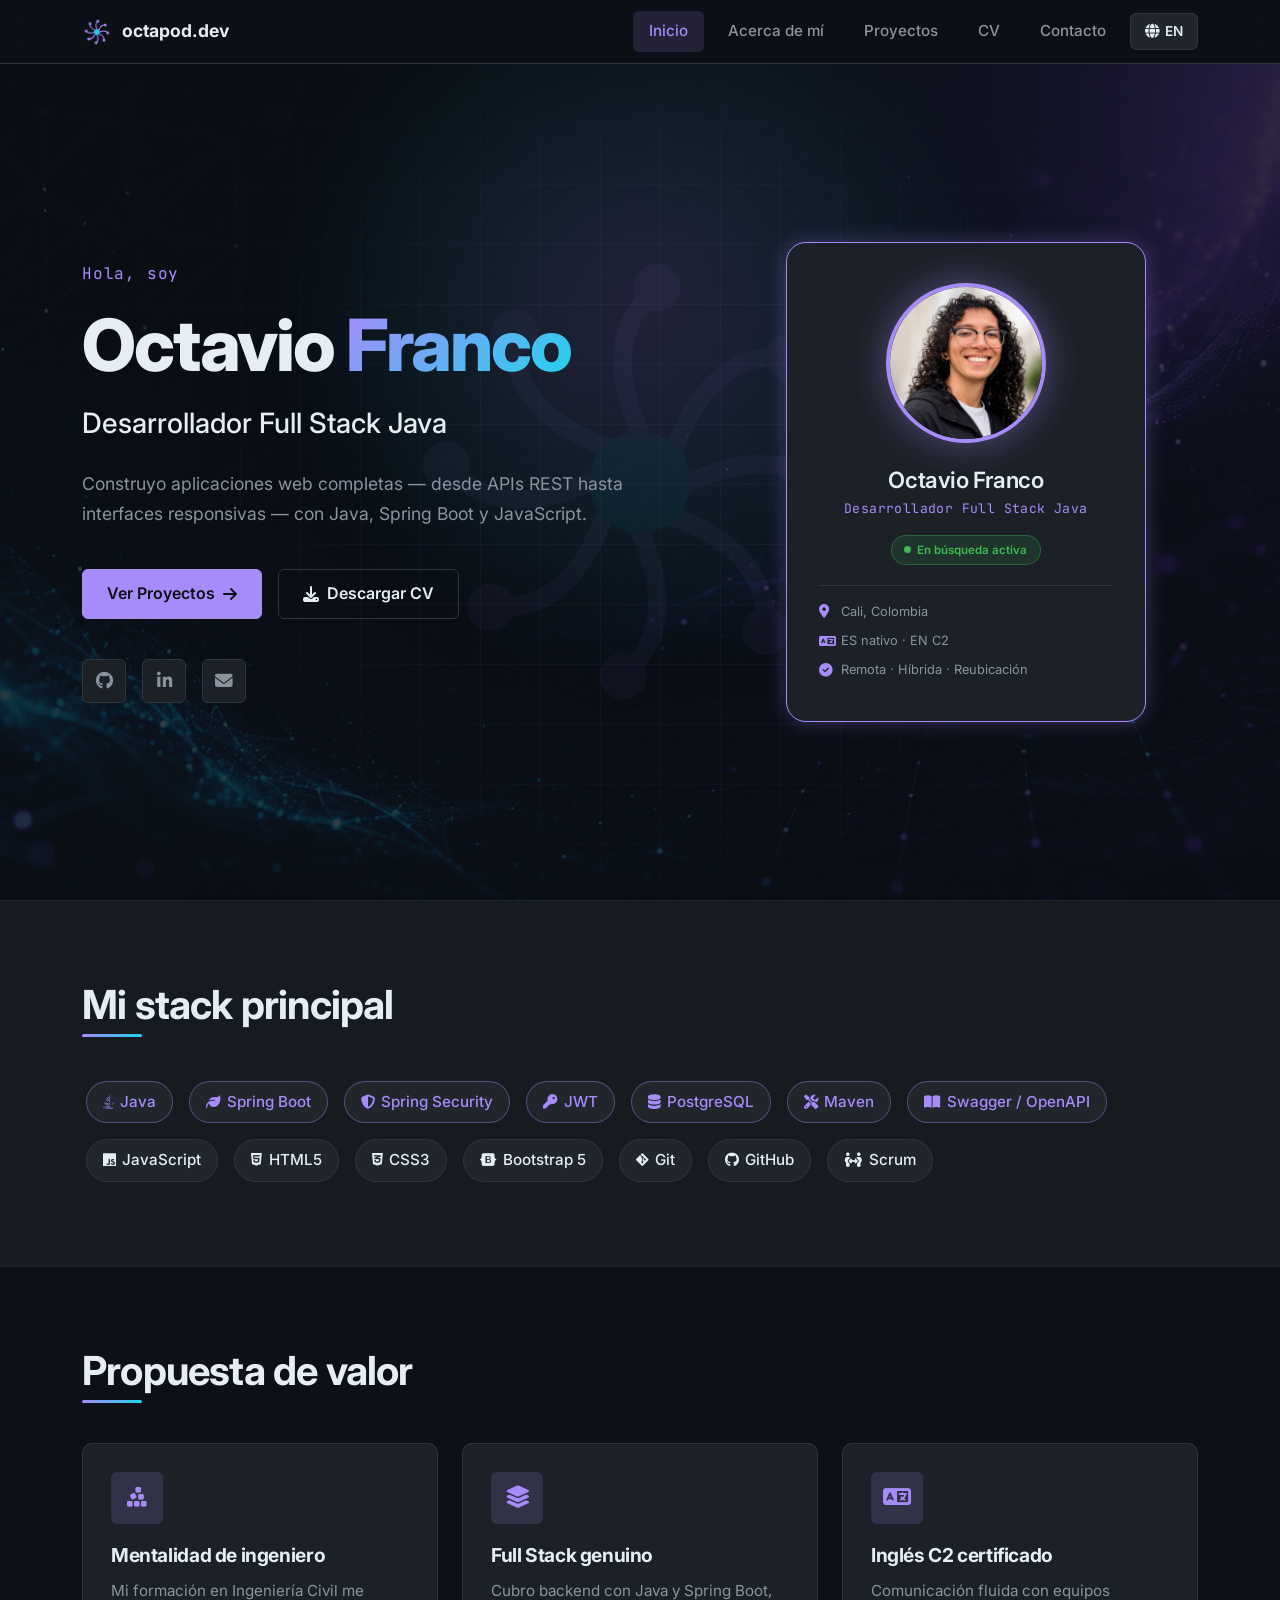
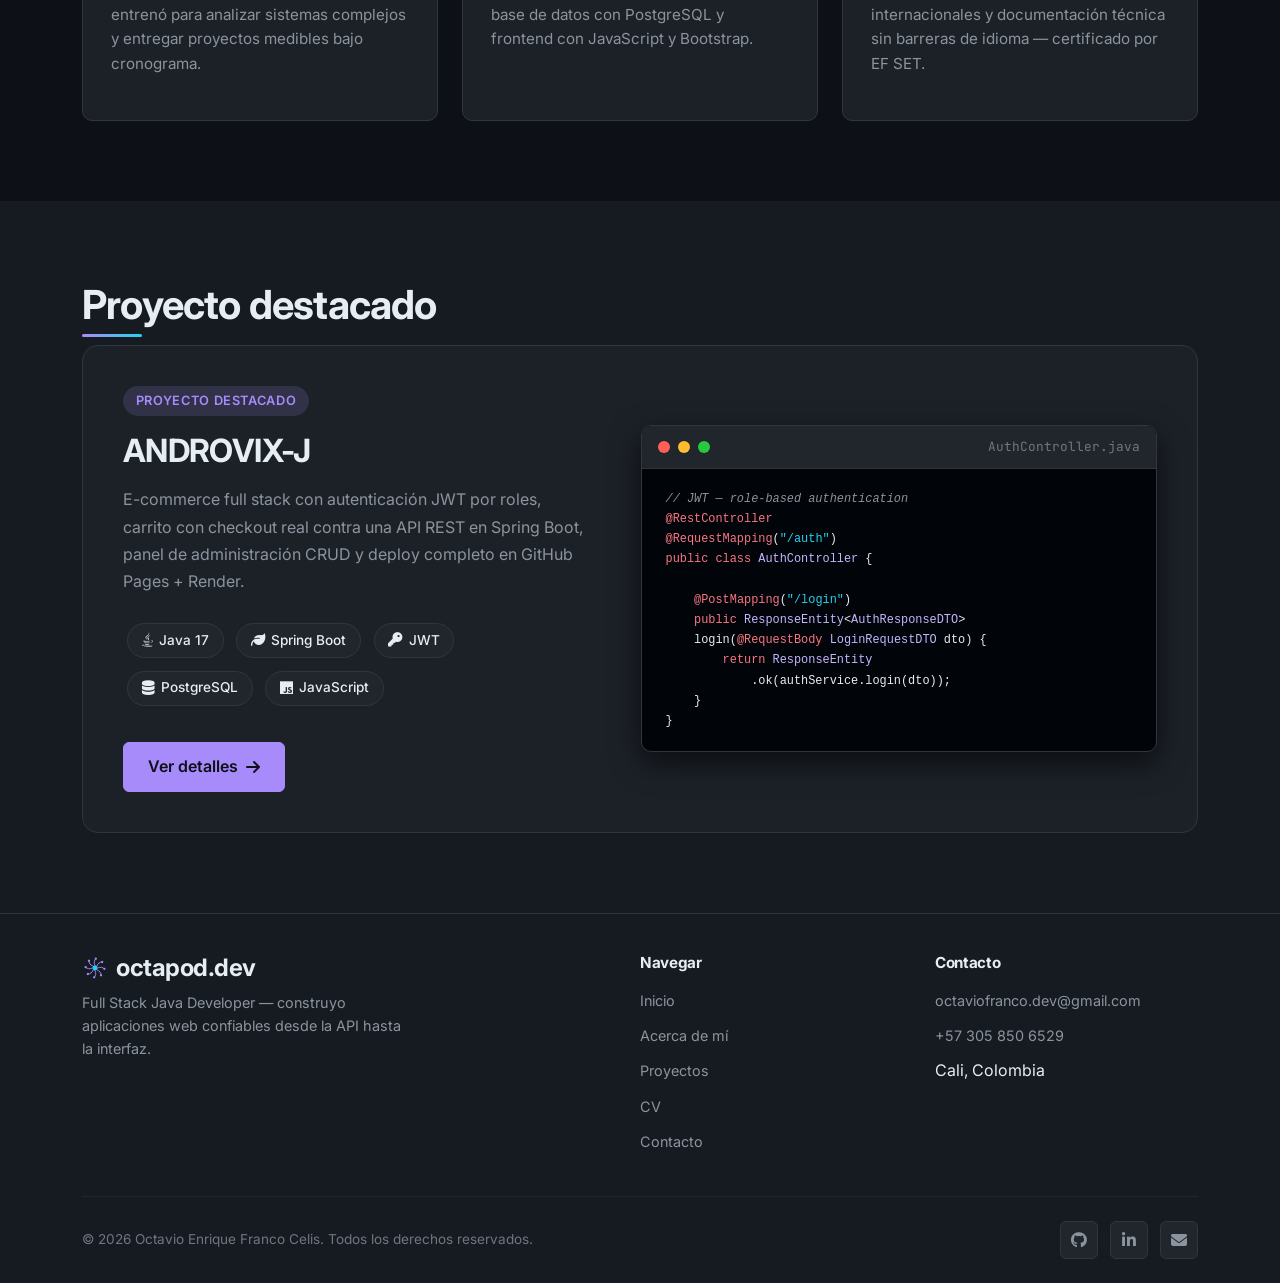
<file: index.html>
<!DOCTYPE html>
<html lang="es">
<head>
  <meta charset="UTF-8" />
  <meta name="viewport" content="width=device-width, initial-scale=1.0" />
  <meta name="description" content="Octavio Franco — Full Stack Java Developer Portfolio. Java, Spring Boot, PostgreSQL, JavaScript." />
  <meta name="author" content="Octavio Enrique Franco Celis" />
  <title>Octavio Franco · Full Stack Java Developer</title>

  <!-- Open Graph -->
  <meta property="og:type" content="website" />
  <meta property="og:url" content="https://0ctapod.github.io/" />
  <meta property="og:title" content="Octavio Franco · Full Stack Java Developer" />
  <meta property="og:description" content="Full Stack Java Developer — Java, Spring Boot, PostgreSQL, JavaScript. Portafolio profesional." />
  <meta property="og:image" content="https://0ctapod.github.io/assets/img/profile/avatar.png" />
  <meta name="twitter:card" content="summary_large_image" />

  <!-- Fonts -->
  <link rel="preconnect" href="https://fonts.googleapis.com" />
  <link rel="preconnect" href="https://fonts.gstatic.com" crossorigin />
  <link href="https://fonts.googleapis.com/css2?family=Inter:wght@400;500;600;700;800&family=JetBrains+Mono:wght@400;600&display=swap" rel="stylesheet" />

  <!-- Bootstrap 5 -->
  <link href="https://cdn.jsdelivr.net/npm/bootstrap@5.3.3/dist/css/bootstrap.min.css" rel="stylesheet" />

  <!-- Font Awesome -->
  <link rel="stylesheet" href="https://cdnjs.cloudflare.com/ajax/libs/font-awesome/6.5.0/css/all.min.css" />

  <!-- Favicon -->
  <link rel="icon" type="image/svg+xml" href="assets/img/favicon.svg" />

  <!-- Own styles -->
  <link rel="stylesheet" href="assets/css/global.css" />
  <link rel="stylesheet" href="assets/css/home.css" />
</head>
<body data-page="index">

  <!-- Navbar (loaded via fetch) -->
  <div id="navbar-container"></div>

  <main>
    <!-- HERO -->
    <section class="hero">
      <div class="hero-bg-img"></div>
      <div class="hero-bg-grid"></div>
      <div class="hero-bg-glow"></div>
      <div class="hero-bg-mark" aria-hidden="true"></div>
      <div class="container hero-grid">
        <!-- Text column -->
        <div class="hero-text">
          <p class="hero-greeting fade-in" data-i18n="home.greeting">Hola, soy</p>
          <h1 class="hero-name fade-in fade-in-delay-1">
            Octavio <span class="accent">Franco</span>
          </h1>
          <p class="hero-role fade-in fade-in-delay-2" data-i18n="home.role">Desarrollador Full Stack Java</p>
          <p class="hero-tagline fade-in fade-in-delay-3" data-i18n="home.tagline">
            Construyo aplicaciones web completas — desde APIs REST hasta interfaces responsivas — con Java, Spring Boot y JavaScript.
          </p>
          <div class="hero-cta fade-in fade-in-delay-3">
            <a href="projects.html" class="btn-primary-custom">
              <span data-i18n="home.cta.projects">Ver Proyectos</span>
              <i class="fa-solid fa-arrow-right" aria-hidden="true"></i>
            </a>
            <a href="assets/docs/cv-octavio-franco.pdf" class="btn-outline-custom" download>
              <i class="fa-solid fa-download" aria-hidden="true"></i>
              <span data-i18n="home.cta.cv">Descargar CV</span>
            </a>
          </div>
          <div class="hero-social fade-in fade-in-delay-3">
            <a href="https://github.com/0ctapod" target="_blank" rel="noopener" aria-label="GitHub"><i class="fa-brands fa-github"></i></a>
            <a href="https://www.linkedin.com/in/octavio-franco-6341483b8/" target="_blank" rel="noopener" aria-label="LinkedIn"><i class="fa-brands fa-linkedin-in"></i></a>
            <a href="mailto:octaviofranco.dev@gmail.com" aria-label="Email"><i class="fa-solid fa-envelope"></i></a>
          </div>
        </div>

        <!-- Profile card column -->
        <div class="hero-card-col fade-in fade-in-delay-1">
          <div class="hero-profile-card">
            <div class="hero-avatar-wrap">
              <img src="assets/img/profile/avatar.png" alt="Octavio Franco" class="hero-avatar" />
            </div>
            <h3 class="hero-card-name">Octavio Franco</h3>
            <p class="hero-card-role" data-i18n="home.role">Desarrollador Full Stack Java</p>
            <div class="hero-available-badge">
              <span class="available-dot"></span>
              <span data-i18n="home.hero.available">En búsqueda activa</span>
            </div>
            <div class="hero-card-info">
              <div class="hero-card-info-row">
                <i class="fa-solid fa-location-dot" aria-hidden="true"></i>
                <span>Cali, Colombia</span>
              </div>
              <div class="hero-card-info-row">
                <i class="fa-solid fa-language" aria-hidden="true"></i>
                <span data-i18n="home.hero.langs">ES nativo · EN C2</span>
              </div>
              <div class="hero-card-info-row">
                <i class="fa-solid fa-circle-check" aria-hidden="true"></i>
                <span data-i18n="home.hero.modality">Remota · Híbrida · Reubicación</span>
              </div>
            </div>
          </div>
        </div>
      </div>
    </section>

    <!-- STACK -->
    <section class="section stack-section">
      <div class="container">
        <h2 class="section-title reveal" data-i18n="home.stack.title">Mi stack principal</h2>
        <div class="stack-grid reveal">
          <span class="tech-chip tech-chip--backend"><i class="fa-brands fa-java" aria-hidden="true"></i> Java</span>
          <span class="tech-chip tech-chip--backend"><i class="fa-solid fa-leaf" aria-hidden="true"></i> Spring Boot</span>
          <span class="tech-chip tech-chip--backend"><i class="fa-solid fa-shield-halved" aria-hidden="true"></i> Spring Security</span>
          <span class="tech-chip tech-chip--backend"><i class="fa-solid fa-key" aria-hidden="true"></i> JWT</span>
          <span class="tech-chip tech-chip--backend"><i class="fa-solid fa-database" aria-hidden="true"></i> PostgreSQL</span>
          <span class="tech-chip tech-chip--backend"><i class="fa-solid fa-screwdriver-wrench" aria-hidden="true"></i> Maven</span>
          <span class="tech-chip tech-chip--backend"><i class="fa-solid fa-book-open" aria-hidden="true"></i> Swagger / OpenAPI</span>
          <span class="tech-chip"><i class="fa-brands fa-js" aria-hidden="true"></i> JavaScript</span>
          <span class="tech-chip"><i class="fa-brands fa-html5" aria-hidden="true"></i> HTML5</span>
          <span class="tech-chip"><i class="fa-brands fa-css3-alt" aria-hidden="true"></i> CSS3</span>
          <span class="tech-chip"><i class="fa-brands fa-bootstrap" aria-hidden="true"></i> Bootstrap 5</span>
          <span class="tech-chip"><i class="fa-brands fa-git-alt" aria-hidden="true"></i> Git</span>
          <span class="tech-chip"><i class="fa-brands fa-github" aria-hidden="true"></i> GitHub</span>
          <span class="tech-chip"><i class="fa-solid fa-people-arrows" aria-hidden="true"></i> Scrum</span>
        </div>
      </div>
    </section>

    <!-- HIGHLIGHTS -->
    <section class="section highlights-section">
      <div class="container">
        <h2 class="section-title reveal" data-i18n="home.highlights.title">Propuesta de valor</h2>
        <div class="row g-4 mt-2">
          <div class="col-md-4 reveal">
            <div class="card-custom highlight-card">
              <div class="highlight-icon"><i class="fa-solid fa-cubes-stacked"></i></div>
              <h3 data-i18n="home.highlights.engineer.title">Mentalidad de ingeniero</h3>
              <p data-i18n="home.highlights.engineer.desc">Mi formación en Ingeniería Civil me entrenó para analizar sistemas complejos y entregar proyectos medibles bajo cronograma.</p>
            </div>
          </div>
          <div class="col-md-4 reveal">
            <div class="card-custom highlight-card">
              <div class="highlight-icon"><i class="fa-solid fa-layer-group"></i></div>
              <h3 data-i18n="home.highlights.fullstack.title">Full Stack genuino</h3>
              <p data-i18n="home.highlights.fullstack.desc">Cubro backend con Java y Spring Boot, base de datos con PostgreSQL y frontend con JavaScript y Bootstrap.</p>
            </div>
          </div>
          <div class="col-md-4 reveal">
            <div class="card-custom highlight-card">
              <div class="highlight-icon"><i class="fa-solid fa-language"></i></div>
              <h3 data-i18n="home.highlights.english.title">Inglés C2 certificado</h3>
              <p data-i18n="home.highlights.english.desc">Comunicación fluida con equipos internacionales y documentación técnica sin barreras de idioma — certificado por EF SET.</p>
            </div>
          </div>
        </div>
      </div>
    </section>

    <!-- FEATURED PROJECT -->
    <section class="section featured-section">
      <div class="container">
        <h2 class="section-title reveal" data-i18n="home.feature.title">Proyecto destacado</h2>
        <div class="featured-card reveal">
          <div class="featured-meta">
            <span class="featured-tag" data-i18n="home.feature.label">Proyecto Destacado</span>
            <h3>ANDROVIX-J</h3>
            <p data-i18n="home.feature.desc">E-commerce full stack con autenticación JWT por roles, carrito con checkout real contra una API REST en Spring Boot, panel de administración CRUD y deploy completo en GitHub Pages + Render.</p>
            <div class="featured-stack">
              <span class="tech-chip"><i class="fa-brands fa-java"></i> Java 17</span>
              <span class="tech-chip"><i class="fa-solid fa-leaf"></i> Spring Boot</span>
              <span class="tech-chip"><i class="fa-solid fa-key"></i> JWT</span>
              <span class="tech-chip"><i class="fa-solid fa-database"></i> PostgreSQL</span>
              <span class="tech-chip"><i class="fa-brands fa-js"></i> JavaScript</span>
            </div>
            <a href="projects.html#androvix" class="btn-primary-custom mt-3">
              <span data-i18n="home.feature.cta">Ver detalles</span>
              <i class="fa-solid fa-arrow-right" aria-hidden="true"></i>
            </a>
          </div>
          <div class="featured-visual">
            <div class="code-window">
              <div class="code-bar">
                <span class="dot red"></span>
                <span class="dot yellow"></span>
                <span class="dot green"></span>
                <span class="code-filename">AuthController.java</span>
              </div>
              <pre class="code-body"><code><span class="code-comment">// JWT — role-based authentication</span>
<span class="code-keyword">@RestController</span>
<span class="code-keyword">@RequestMapping</span>(<span class="code-string">"/auth"</span>)
<span class="code-keyword">public class</span> <span class="code-class">AuthController</span> {

    <span class="code-keyword">@PostMapping</span>(<span class="code-string">"/login"</span>)
    <span class="code-keyword">public</span> <span class="code-class">ResponseEntity</span>&lt;<span class="code-class">AuthResponseDTO</span>&gt;
    login(<span class="code-keyword">@RequestBody</span> <span class="code-class">LoginRequestDTO</span> dto) {
        <span class="code-keyword">return</span> <span class="code-class">ResponseEntity</span>
            .ok(authService.login(dto));
    }
}</code></pre>
            </div>
          </div>
        </div>
      </div>
    </section>
  </main>

  <!-- Footer (loaded via fetch) -->
  <div id="footer-container"></div>

  <!-- Bootstrap JS -->
  <script src="https://cdn.jsdelivr.net/npm/bootstrap@5.3.3/dist/js/bootstrap.bundle.min.js"></script>
  <!-- Own scripts -->
  <script src="assets/js/translations.js"></script>
  <script src="assets/js/main.js"></script>
</body>
</html>
</file>
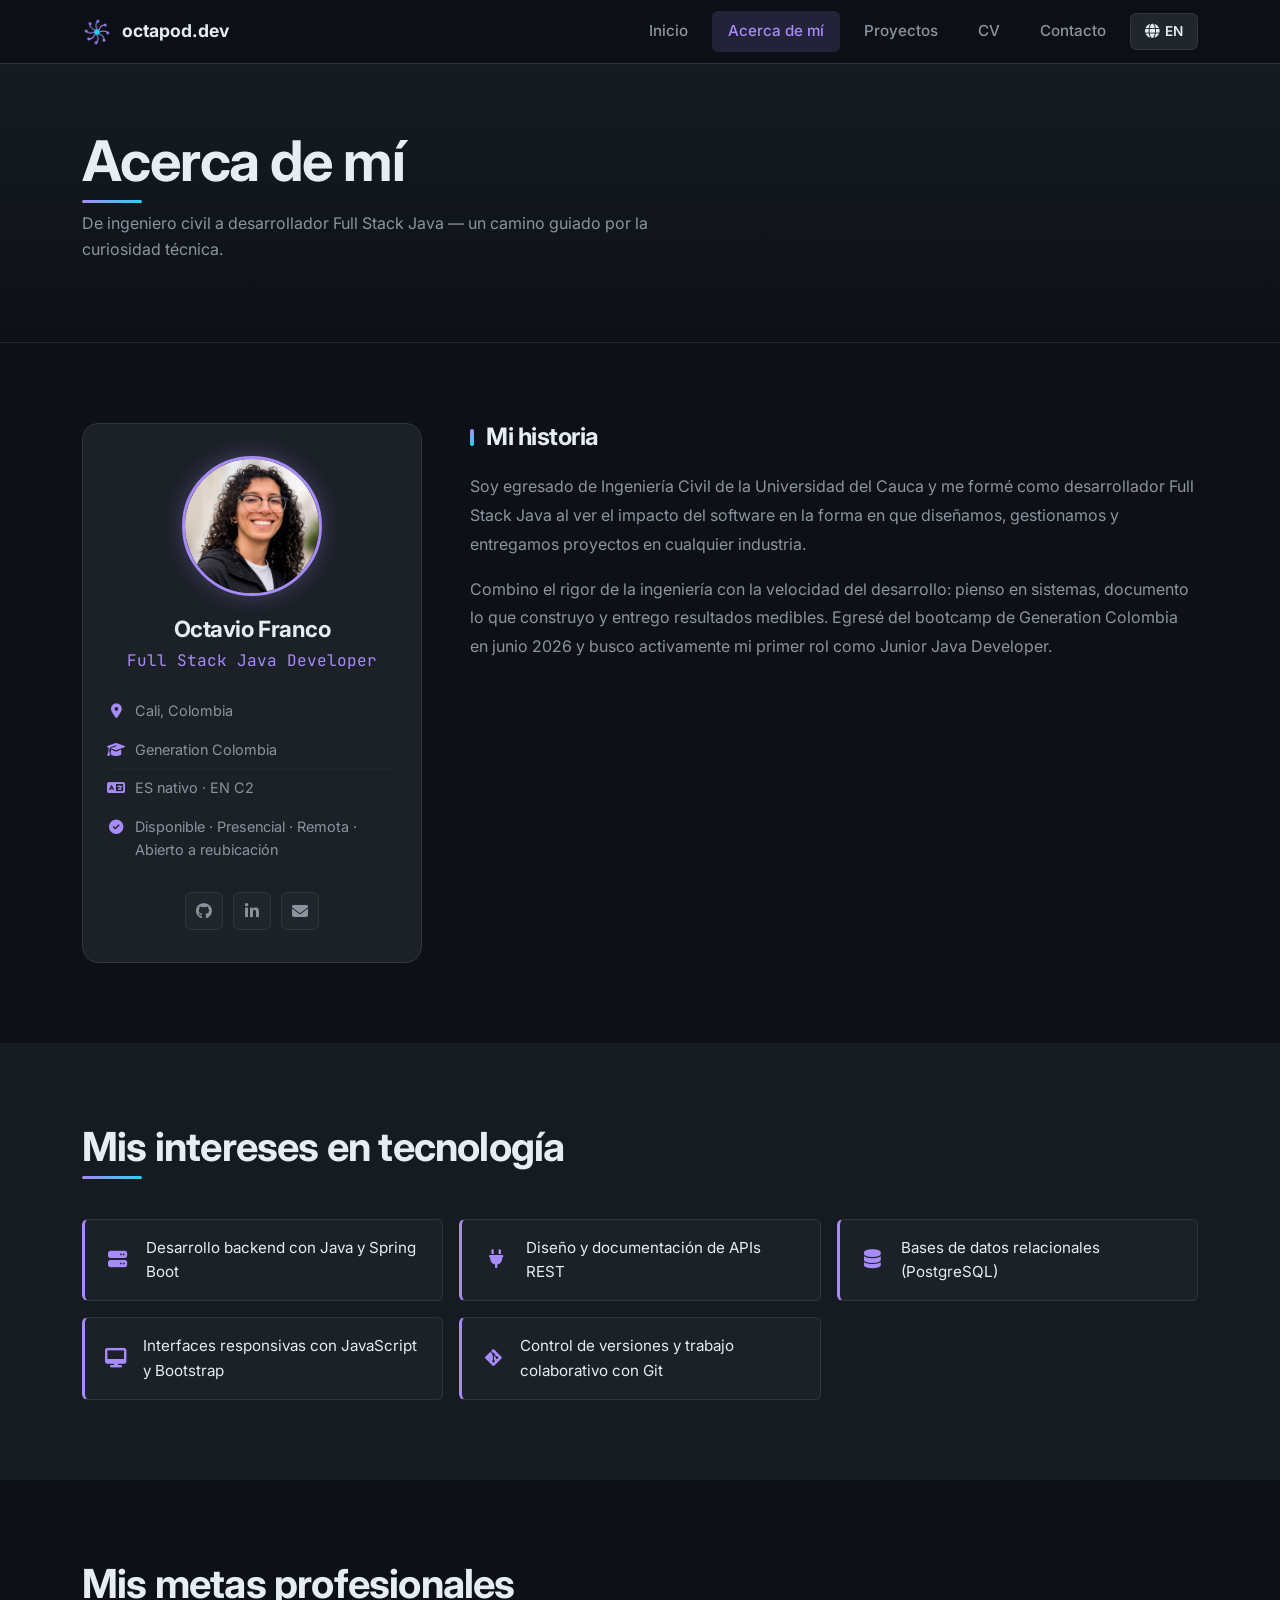
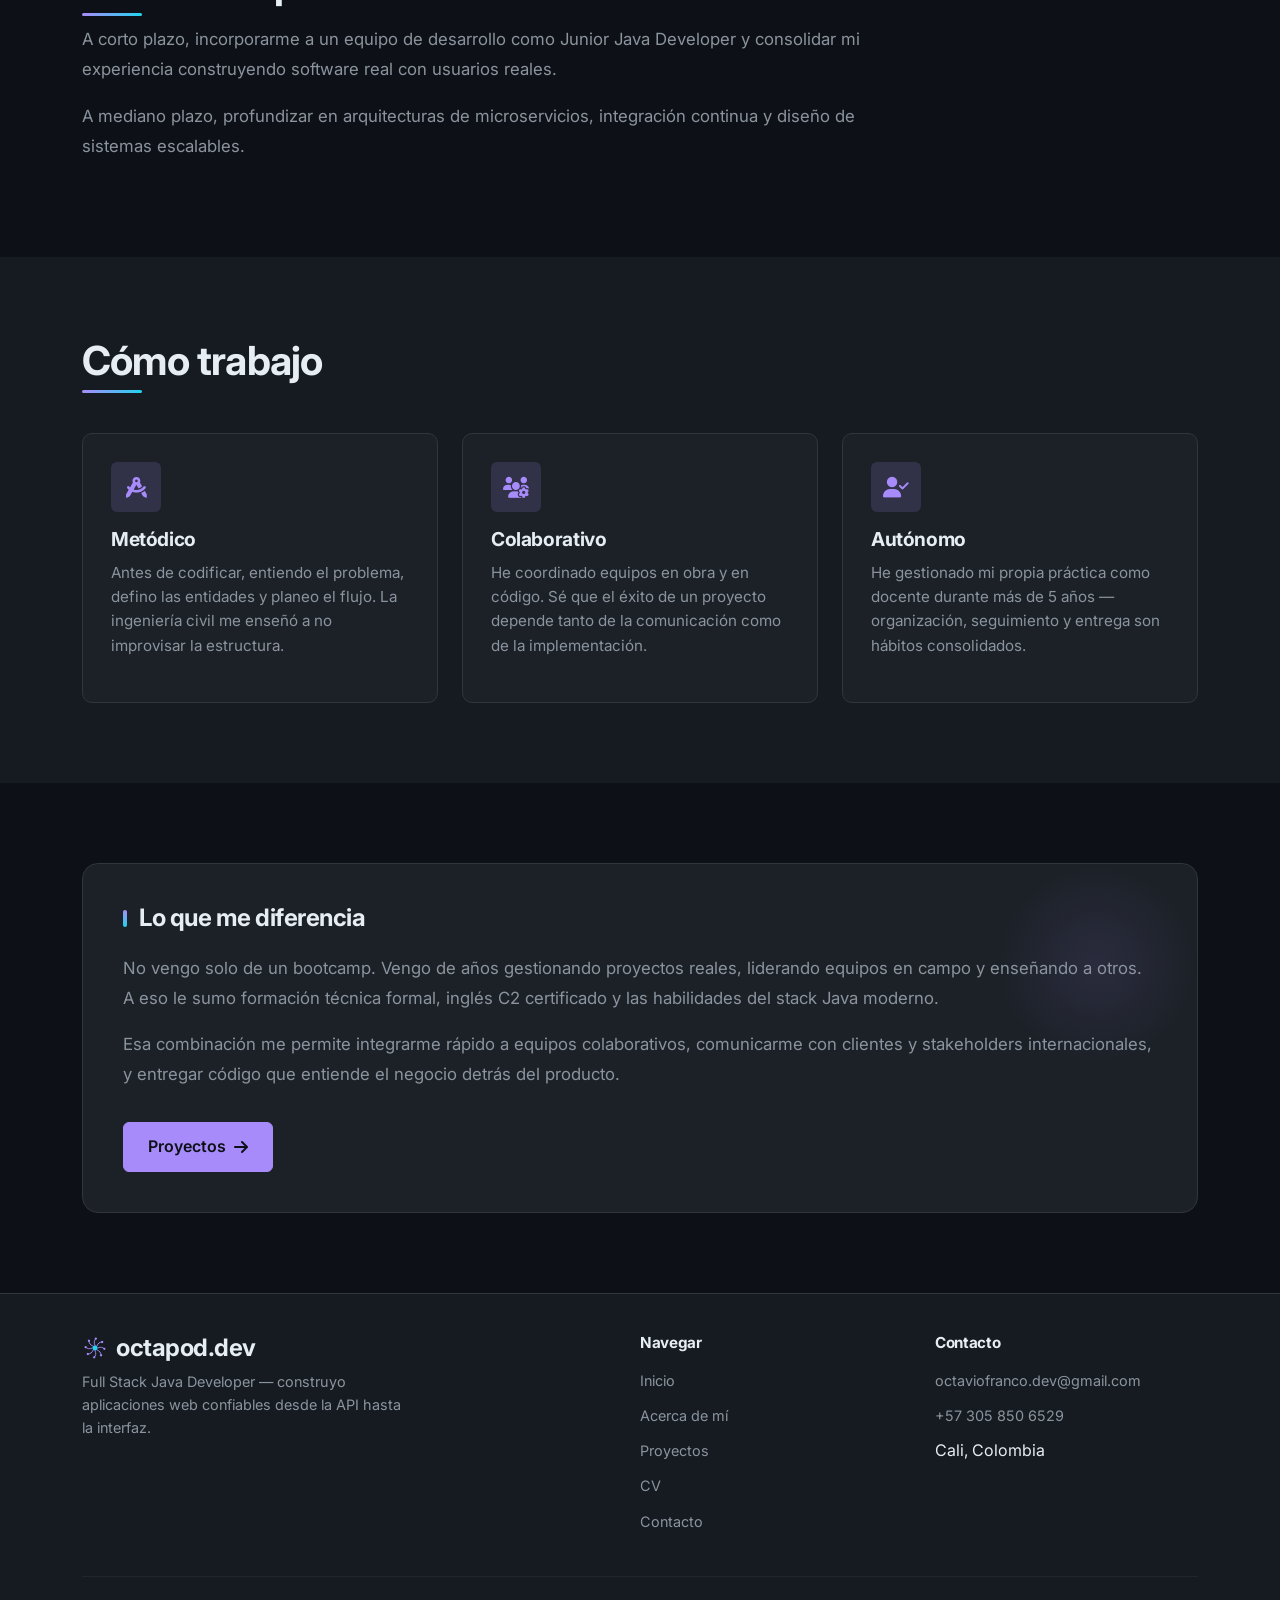
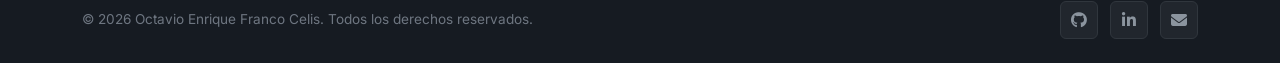
<file: about.html>
<!DOCTYPE html>
<html lang="es">
<head>
  <meta charset="UTF-8" />
  <meta name="viewport" content="width=device-width, initial-scale=1.0" />
  <meta name="description" content="Acerca de Octavio Franco — De ingeniero civil a desarrollador Full Stack Java." />
  <title>Acerca de mí · Octavio Franco</title>

  <!-- Open Graph -->
  <meta property="og:type" content="website" />
  <meta property="og:url" content="https://0ctapod.github.io/about.html" />
  <meta property="og:title" content="Acerca de mí · Octavio Franco" />
  <meta property="og:description" content="De ingeniero civil a desarrollador Full Stack Java — un camino guiado por la curiosidad técnica." />
  <meta property="og:image" content="https://0ctapod.github.io/assets/img/profile/avatar.png" />
  <meta name="twitter:card" content="summary_large_image" />

  <link rel="preconnect" href="https://fonts.googleapis.com" />
  <link rel="preconnect" href="https://fonts.gstatic.com" crossorigin />
  <link href="https://fonts.googleapis.com/css2?family=Inter:wght@400;500;600;700;800&family=JetBrains+Mono:wght@400;600&display=swap" rel="stylesheet" />

  <link href="https://cdn.jsdelivr.net/npm/bootstrap@5.3.3/dist/css/bootstrap.min.css" rel="stylesheet" />
  <link rel="stylesheet" href="https://cdnjs.cloudflare.com/ajax/libs/font-awesome/6.5.0/css/all.min.css" />

  <!-- Favicon -->
  <link rel="icon" type="image/svg+xml" href="assets/img/favicon.svg" />

  <link rel="stylesheet" href="assets/css/global.css" />
  <link rel="stylesheet" href="assets/css/about.css" />
</head>
<body data-page="about">

  <div id="navbar-container"></div>

  <main>
    <!-- Page header -->
    <section class="page-header">
      <div class="container">
        <h1 class="section-title" data-i18n="about.title">Acerca de mí</h1>
        <p class="section-subtitle" data-i18n="about.subtitle">De ingeniero civil a desarrollador Full Stack Java — un camino guiado por la curiosidad técnica.</p>
      </div>
    </section>

    <!-- Story -->
    <section class="section about-story">
      <div class="container">
        <div class="row g-5 align-items-start">
          <div class="col-lg-4 reveal">
            <div class="profile-card">
              <div class="profile-img-wrap">
                <img src="assets/img/profile/avatar.png" alt="Octavio Franco" class="profile-img" />
              </div>
              <h3>Octavio Franco</h3>
              <p class="profile-role">Full Stack Java Developer</p>
              <ul class="profile-meta">
                <li><i class="fa-solid fa-location-dot" aria-hidden="true"></i> Cali, Colombia</li>
                <li><i class="fa-solid fa-graduation-cap" aria-hidden="true"></i> Generation Colombia</li>
                <li><i class="fa-solid fa-language" aria-hidden="true"></i> <span data-i18n="home.hero.langs">ES nativo · EN C2</span></li>
                <li><i class="fa-solid fa-circle-check" aria-hidden="true"></i> <span data-i18n="about.availability">Disponible · Presencial · Remota · Abierto a reubicación</span></li>
              </ul>
              <div class="profile-social">
                <a href="https://github.com/0ctapod" target="_blank" rel="noopener" aria-label="GitHub"><i class="fa-brands fa-github"></i></a>
                <a href="https://www.linkedin.com/in/octavio-franco-6341483b8/" target="_blank" rel="noopener" aria-label="LinkedIn"><i class="fa-brands fa-linkedin-in"></i></a>
                <a href="mailto:octaviofranco.dev@gmail.com" aria-label="Email"><i class="fa-solid fa-envelope"></i></a>
              </div>
            </div>
          </div>

          <div class="col-lg-8 reveal">
            <h2 class="block-title" data-i18n="about.story.title">Mi historia</h2>
            <p data-i18n="about.story.p1">Soy egresado de Ingeniería Civil de la Universidad del Cauca y me formé como desarrollador Full Stack Java al ver el impacto del software en la forma en que diseñamos, gestionamos y entregamos proyectos en cualquier industria.</p>
            <p data-i18n="about.story.p2">Combino el rigor de la ingeniería con la velocidad del desarrollo: pienso en sistemas, documento lo que construyo y entrego resultados medibles. Egresé del bootcamp de Generation Colombia en junio 2026 y busco activamente mi primer rol como Junior Java Developer.</p>
          </div>
        </div>
      </div>
    </section>

    <!-- Interests -->
    <section class="section about-interests">
      <div class="container">
        <h2 class="section-title reveal" data-i18n="about.interests.title">Mis intereses en tecnología</h2>
        <div class="interests-grid reveal">
          <div class="interest-item">
            <i class="fa-solid fa-server" aria-hidden="true"></i>
            <span data-i18n="about.interests.backend">Desarrollo backend con Java y Spring Boot</span>
          </div>
          <div class="interest-item">
            <i class="fa-solid fa-plug" aria-hidden="true"></i>
            <span data-i18n="about.interests.api">Diseño y documentación de APIs REST</span>
          </div>
          <div class="interest-item">
            <i class="fa-solid fa-database" aria-hidden="true"></i>
            <span data-i18n="about.interests.db">Bases de datos relacionales (PostgreSQL)</span>
          </div>
          <div class="interest-item">
            <i class="fa-solid fa-desktop" aria-hidden="true"></i>
            <span data-i18n="about.interests.frontend">Interfaces responsivas con JavaScript y Bootstrap</span>
          </div>
          <div class="interest-item">
            <i class="fa-brands fa-git-alt" aria-hidden="true"></i>
            <span data-i18n="about.interests.git">Control de versiones y trabajo colaborativo con Git</span>
          </div>
        </div>
      </div>
    </section>

    <!-- Goals -->
    <section class="section about-goals">
      <div class="container">
        <h2 class="section-title reveal" data-i18n="about.goals.title">Mis metas profesionales</h2>
        <div class="goals-content reveal">
          <p data-i18n="about.goals.p1">A corto plazo, incorporarme a un equipo de desarrollo como Junior Java Developer y consolidar mi experiencia construyendo software real con usuarios reales.</p>
          <p data-i18n="about.goals.p2">A mediano plazo, profundizar en arquitecturas de microservicios, integración continua y diseño de sistemas escalables.</p>
        </div>
      </div>
    </section>

    <!-- Work style -->
    <section class="section about-style">
      <div class="container">
        <h2 class="section-title reveal" data-i18n="about.style.title">Cómo trabajo</h2>
        <div class="row g-4 mt-2">
          <div class="col-md-4 reveal">
            <div class="card-custom style-card">
              <div class="style-icon"><i class="fa-solid fa-compass-drafting" aria-hidden="true"></i></div>
              <h3 data-i18n="about.style.s1.title">Metódico</h3>
              <p data-i18n="about.style.s1.desc">Antes de codificar, entiendo el problema, defino las entidades y planeo el flujo. La ingeniería civil me enseñó a no improvisar la estructura.</p>
            </div>
          </div>
          <div class="col-md-4 reveal">
            <div class="card-custom style-card">
              <div class="style-icon"><i class="fa-solid fa-users-gear" aria-hidden="true"></i></div>
              <h3 data-i18n="about.style.s2.title">Colaborativo</h3>
              <p data-i18n="about.style.s2.desc">He coordinado equipos en obra y en código. Sé que el éxito de un proyecto depende tanto de la comunicación como de la implementación.</p>
            </div>
          </div>
          <div class="col-md-4 reveal">
            <div class="card-custom style-card">
              <div class="style-icon"><i class="fa-solid fa-user-check" aria-hidden="true"></i></div>
              <h3 data-i18n="about.style.s3.title">Autónomo</h3>
              <p data-i18n="about.style.s3.desc">He gestionado mi propia práctica como docente durante más de 5 años — organización, seguimiento y entrega son hábitos consolidados.</p>
            </div>
          </div>
        </div>
      </div>
    </section>

    <!-- Differentiators -->
    <section class="section about-diff">
      <div class="container">
        <div class="diff-block reveal">
          <h2 class="block-title" data-i18n="about.diff.title">Lo que me diferencia</h2>
          <p data-i18n="about.diff.p1">No vengo solo de un bootcamp. Vengo de años gestionando proyectos reales, liderando equipos en campo y enseñando a otros. A eso le sumo formación técnica formal, inglés C2 certificado y las habilidades del stack Java moderno.</p>
          <p data-i18n="about.diff.p2">Esa combinación me permite integrarme rápido a equipos colaborativos, comunicarme con clientes y stakeholders internacionales, y entregar código que entiende el negocio detrás del producto.</p>
          <a href="projects.html" class="btn-primary-custom mt-3">
            <span data-i18n="nav.projects">Proyectos</span>
            <i class="fa-solid fa-arrow-right" aria-hidden="true"></i>
          </a>
        </div>
      </div>
    </section>
  </main>

  <div id="footer-container"></div>

  <script src="https://cdn.jsdelivr.net/npm/bootstrap@5.3.3/dist/js/bootstrap.bundle.min.js"></script>
  <script src="assets/js/translations.js"></script>
  <script src="assets/js/main.js"></script>
</body>
</html>
</file>
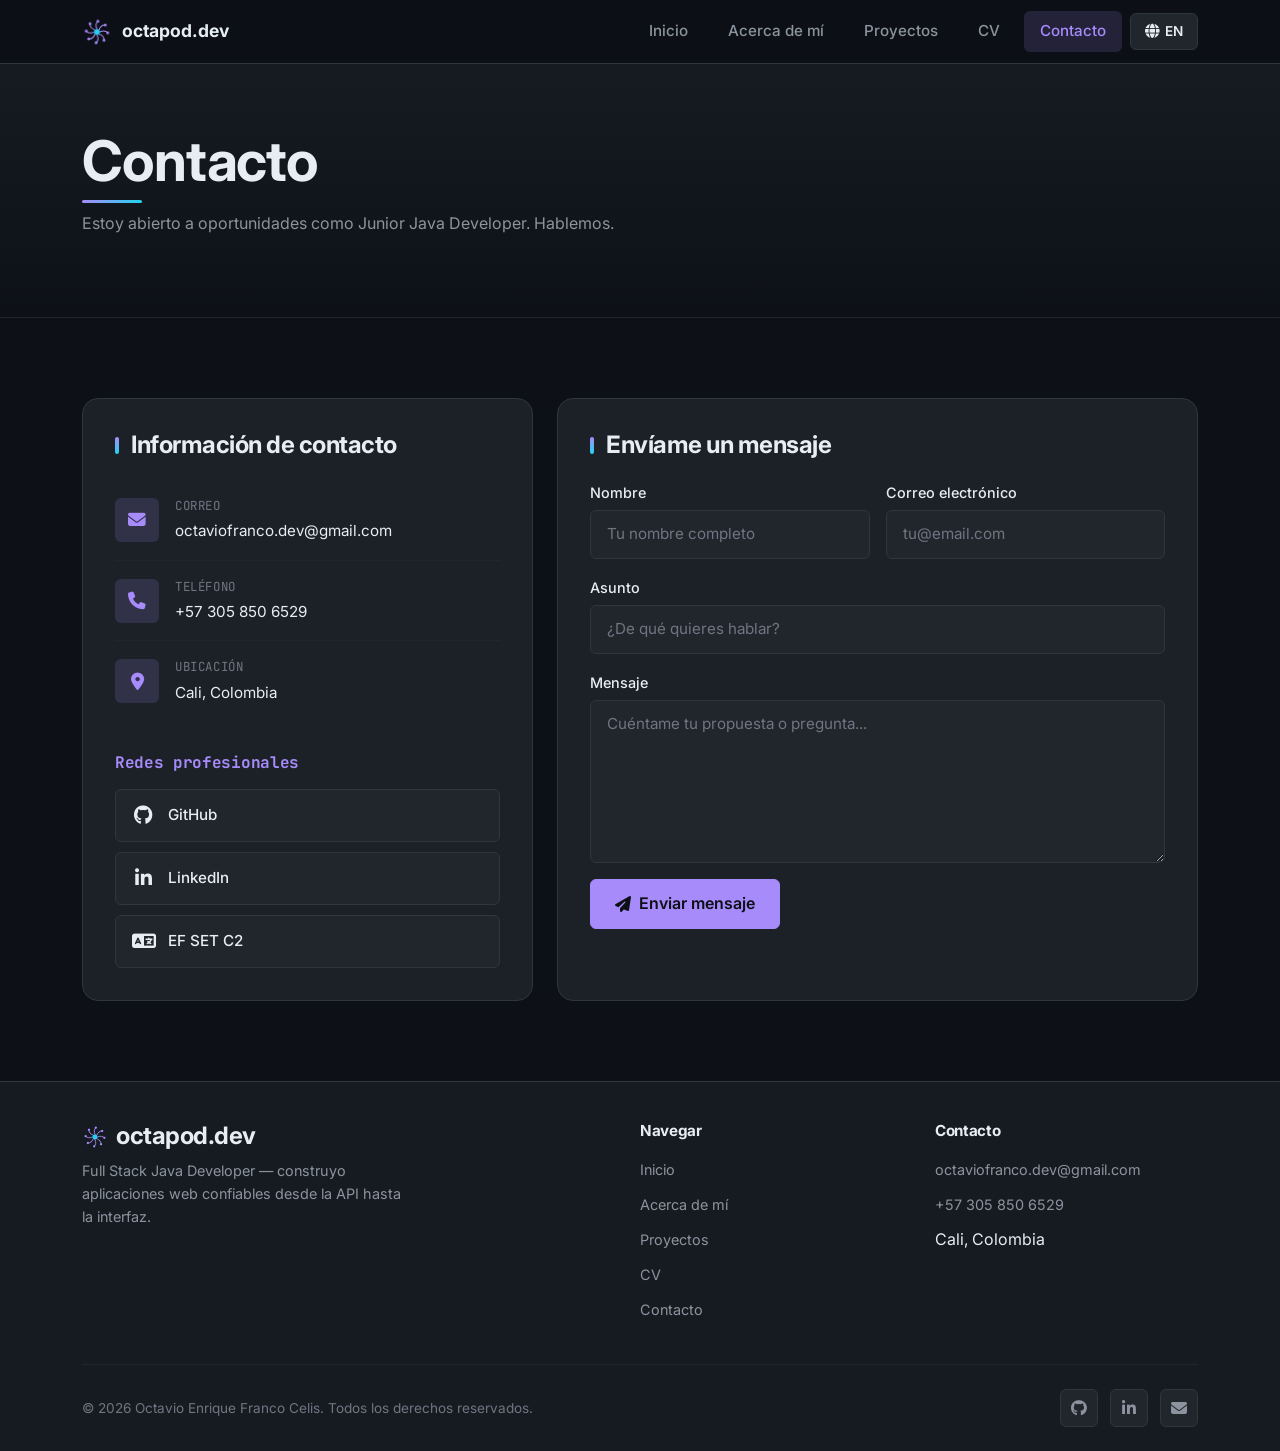
<file: contact.html>
<!DOCTYPE html>
<html lang="es">
<head>
  <meta charset="UTF-8" />
  <meta name="viewport" content="width=device-width, initial-scale=1.0" />
  <meta name="description" content="Contacto — Octavio Franco, Full Stack Java Developer." />
  <title>Contacto · Octavio Franco</title>

  <!-- Open Graph -->
  <meta property="og:type" content="website" />
  <meta property="og:url" content="https://0ctapod.github.io/contact.html" />
  <meta property="og:title" content="Contacto · Octavio Franco — Full Stack Java Developer" />
  <meta property="og:description" content="Estoy abierto a oportunidades como Junior Java Developer. Escríbeme." />
  <meta property="og:image" content="https://0ctapod.github.io/assets/img/profile/avatar.png" />
  <meta name="twitter:card" content="summary_large_image" />

  <link rel="preconnect" href="https://fonts.googleapis.com" />
  <link rel="preconnect" href="https://fonts.gstatic.com" crossorigin />
  <link href="https://fonts.googleapis.com/css2?family=Inter:wght@400;500;600;700;800&family=JetBrains+Mono:wght@400;600&display=swap" rel="stylesheet" />

  <link href="https://cdn.jsdelivr.net/npm/bootstrap@5.3.3/dist/css/bootstrap.min.css" rel="stylesheet" />
  <link rel="stylesheet" href="https://cdnjs.cloudflare.com/ajax/libs/font-awesome/6.5.0/css/all.min.css" />

  <!-- Favicon -->
  <link rel="icon" type="image/svg+xml" href="assets/img/favicon.svg" />

  <link rel="stylesheet" href="assets/css/global.css" />
  <link rel="stylesheet" href="assets/css/contact.css" />
</head>
<body data-page="contact">

  <div id="navbar-container"></div>

  <main>
    <!-- Page header -->
    <section class="page-header">
      <div class="container">
        <h1 class="section-title" data-i18n="contact.title">Contacto</h1>
        <p class="section-subtitle" data-i18n="contact.subtitle">Estoy abierto a oportunidades como Junior Java Developer. Hablemos.</p>
      </div>
    </section>

    <!-- Contact main -->
    <section class="section contact-main">
      <div class="container">
        <div class="row g-4">

          <!-- Info column -->
          <div class="col-lg-5 reveal">
            <div class="contact-card">
              <h2 class="block-title" data-i18n="contact.info.title">Información de contacto</h2>
              <ul class="contact-list">
                <li>
                  <div class="contact-ico"><i class="fa-solid fa-envelope" aria-hidden="true"></i></div>
                  <div>
                    <div class="contact-label" data-i18n="contact.info.emailLabel">Correo</div>
                    <a href="mailto:octaviofranco.dev@gmail.com">octaviofranco.dev@gmail.com</a>
                  </div>
                </li>
                <li>
                  <div class="contact-ico"><i class="fa-solid fa-phone" aria-hidden="true"></i></div>
                  <div>
                    <div class="contact-label" data-i18n="contact.info.phoneLabel">Teléfono</div>
                    <a href="tel:+573058506529">+57 305 850 6529</a>
                  </div>
                </li>
                <li>
                  <div class="contact-ico"><i class="fa-solid fa-location-dot" aria-hidden="true"></i></div>
                  <div>
                    <div class="contact-label" data-i18n="contact.info.locationLabel">Ubicación</div>
                    <span data-i18n="contact.info.location">Cali, Colombia</span>
                  </div>
                </li>
              </ul>

              <h3 class="contact-subtitle" data-i18n="contact.social.title">Redes profesionales</h3>
              <div class="contact-socials">
                <a href="https://github.com/0ctapod" target="_blank" rel="noopener" class="contact-social github">
                  <i class="fa-brands fa-github" aria-hidden="true"></i>
                  <span>GitHub</span>
                </a>
                <a href="https://www.linkedin.com/in/octavio-franco-6341483b8/" target="_blank" rel="noopener" class="contact-social linkedin">
                  <i class="fa-brands fa-linkedin-in" aria-hidden="true"></i>
                  <span>LinkedIn</span>
                </a>
                <a href="https://cert.efset.org/EGze3u" target="_blank" rel="noopener" class="contact-social efset">
                  <i class="fa-solid fa-language" aria-hidden="true"></i>
                  <span>EF SET C2</span>
                </a>
              </div>
            </div>
          </div>

          <!-- Form column -->
          <div class="col-lg-7 reveal">
            <div class="contact-card">
              <h2 class="block-title" data-i18n="contact.form.title">Envíame un mensaje</h2>
              <form id="contactForm" class="contact-form" novalidate>
                <div class="row g-3">
                  <div class="col-md-6">
                    <label for="name" class="form-label" data-i18n="contact.form.name">Nombre</label>
                    <input type="text" class="form-control" id="name" name="name" required
                           data-i18n-placeholder="contact.form.namePh" placeholder="Tu nombre completo" />
                  </div>
                  <div class="col-md-6">
                    <label for="email" class="form-label" data-i18n="contact.form.email">Correo electrónico</label>
                    <input type="email" class="form-control" id="email" name="email" required
                           data-i18n-placeholder="contact.form.emailPh" placeholder="tu@email.com" />
                  </div>
                  <div class="col-12">
                    <label for="subject" class="form-label" data-i18n="contact.form.subject">Asunto</label>
                    <input type="text" class="form-control" id="subject" name="subject" required
                           data-i18n-placeholder="contact.form.subjectPh" placeholder="¿De qué quieres hablar?" />
                  </div>
                  <div class="col-12">
                    <label for="message" class="form-label" data-i18n="contact.form.message">Mensaje</label>
                    <textarea class="form-control" id="message" name="message" rows="6" required
                              data-i18n-placeholder="contact.form.messagePh" placeholder="Cuéntame tu propuesta o pregunta..."></textarea>
                  </div>
                  <div class="col-12">
                    <button type="submit" class="btn-primary-custom">
                      <i class="fa-solid fa-paper-plane" aria-hidden="true"></i>
                      <span data-i18n="contact.form.send">Enviar mensaje</span>
                    </button>
                    <div id="formFeedback" class="form-feedback" hidden></div>
                  </div>
                </div>
              </form>
            </div>
          </div>

        </div>
      </div>
    </section>
  </main>

  <div id="footer-container"></div>

  <script src="https://cdn.jsdelivr.net/npm/bootstrap@5.3.3/dist/js/bootstrap.bundle.min.js"></script>
  <script src="assets/js/translations.js"></script>
  <script src="assets/js/main.js"></script>
  <script>
    // Lightweight mailto-based form handler (no backend required for GitHub Pages)
    document.addEventListener('DOMContentLoaded', () => {
      const form = document.getElementById('contactForm');
      const feedback = document.getElementById('formFeedback');
      if (!form) return;

      form.addEventListener('submit', (e) => {
        e.preventDefault();
        if (!form.checkValidity()) {
          form.classList.add('was-validated');
          return;
        }
        const name    = form.name.value.trim();
        const email   = form.email.value.trim();
        const subject = encodeURIComponent(form.subject.value.trim());
        const message = form.message.value.trim();
        const body    = encodeURIComponent(`Nombre: ${name}\r\nEmail: ${email}\r\n\r\n${message}`);
        window.location.href = `mailto:octaviofranco.dev@gmail.com?subject=${subject}&body=${body}`;

        const lang = localStorage.getItem('octapod_lang') || 'es';
        const dict = (window.translations && window.translations[lang]) || {};
        feedback.textContent = dict['contact.form.success'] || 'Message ready!';
        feedback.hidden = false;
        form.reset();
        form.classList.remove('was-validated');
      });
    });
  </script>
</body>
</html>
</file>
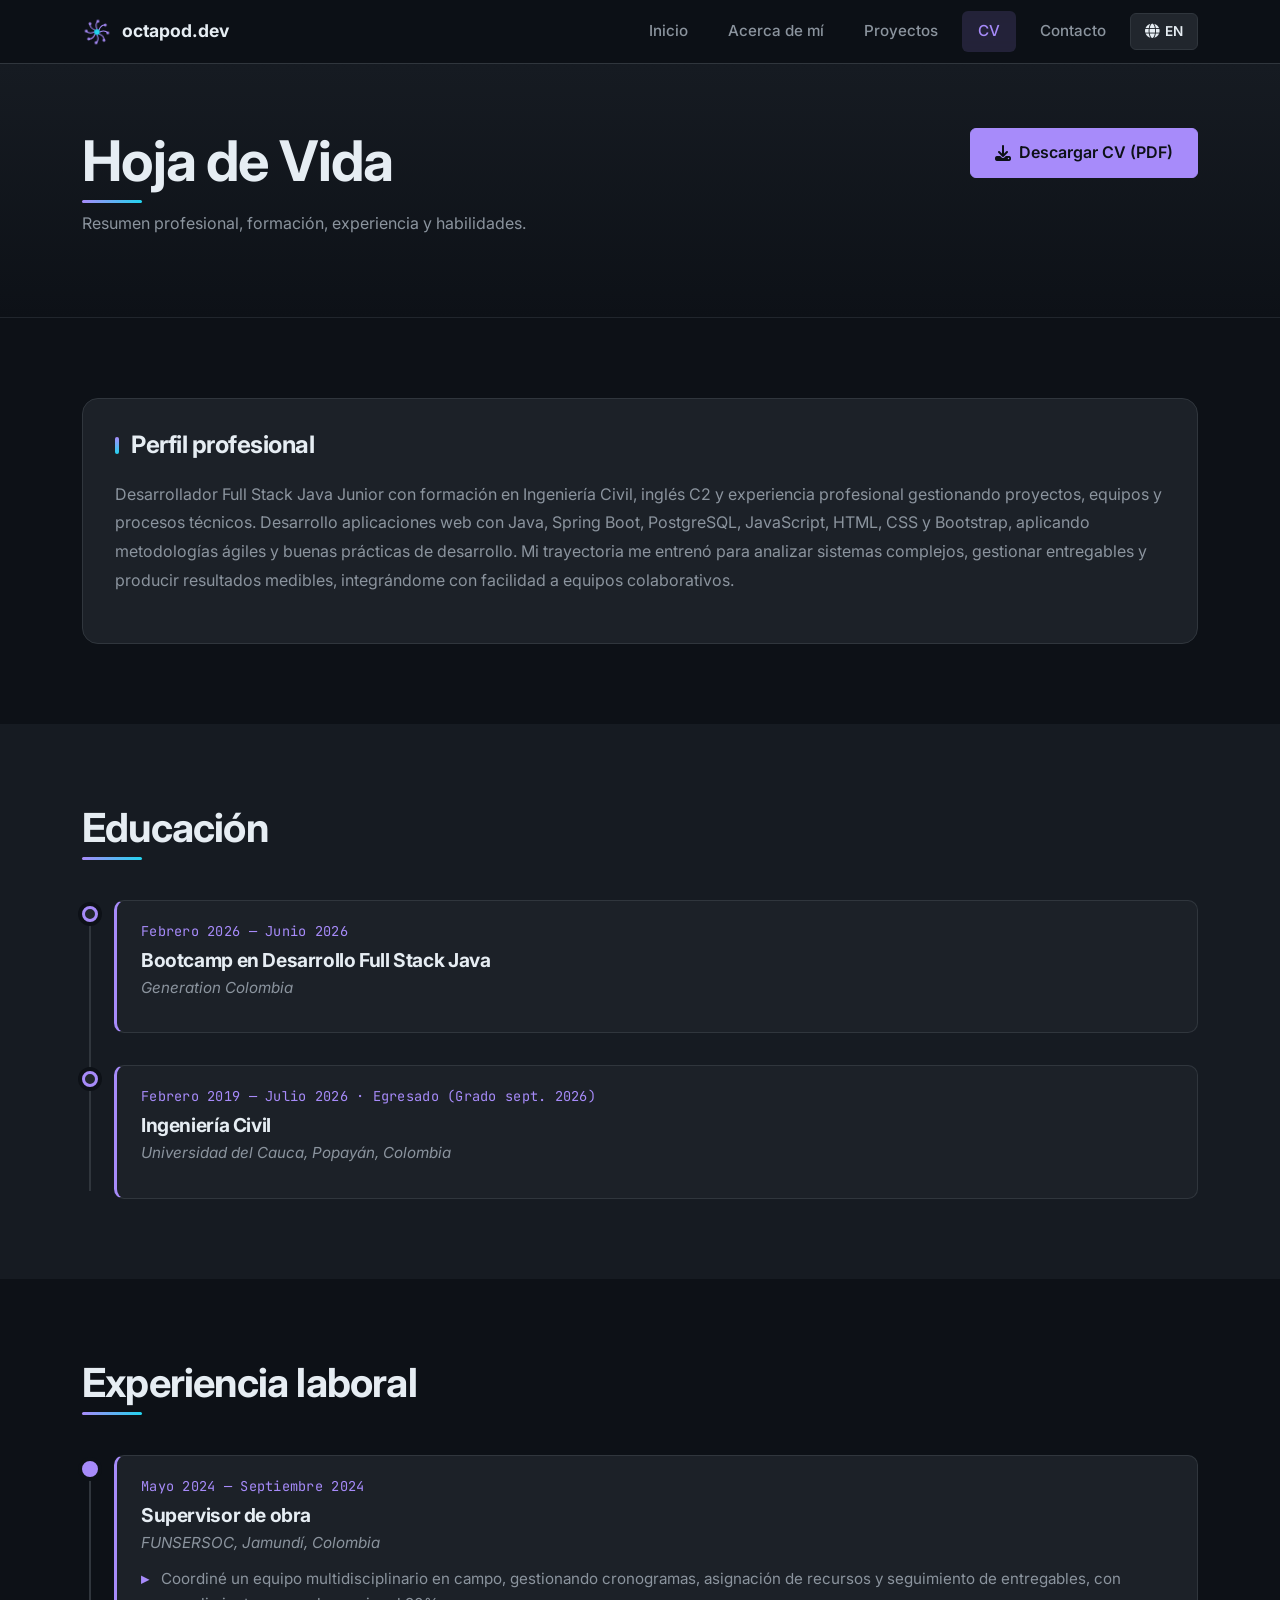
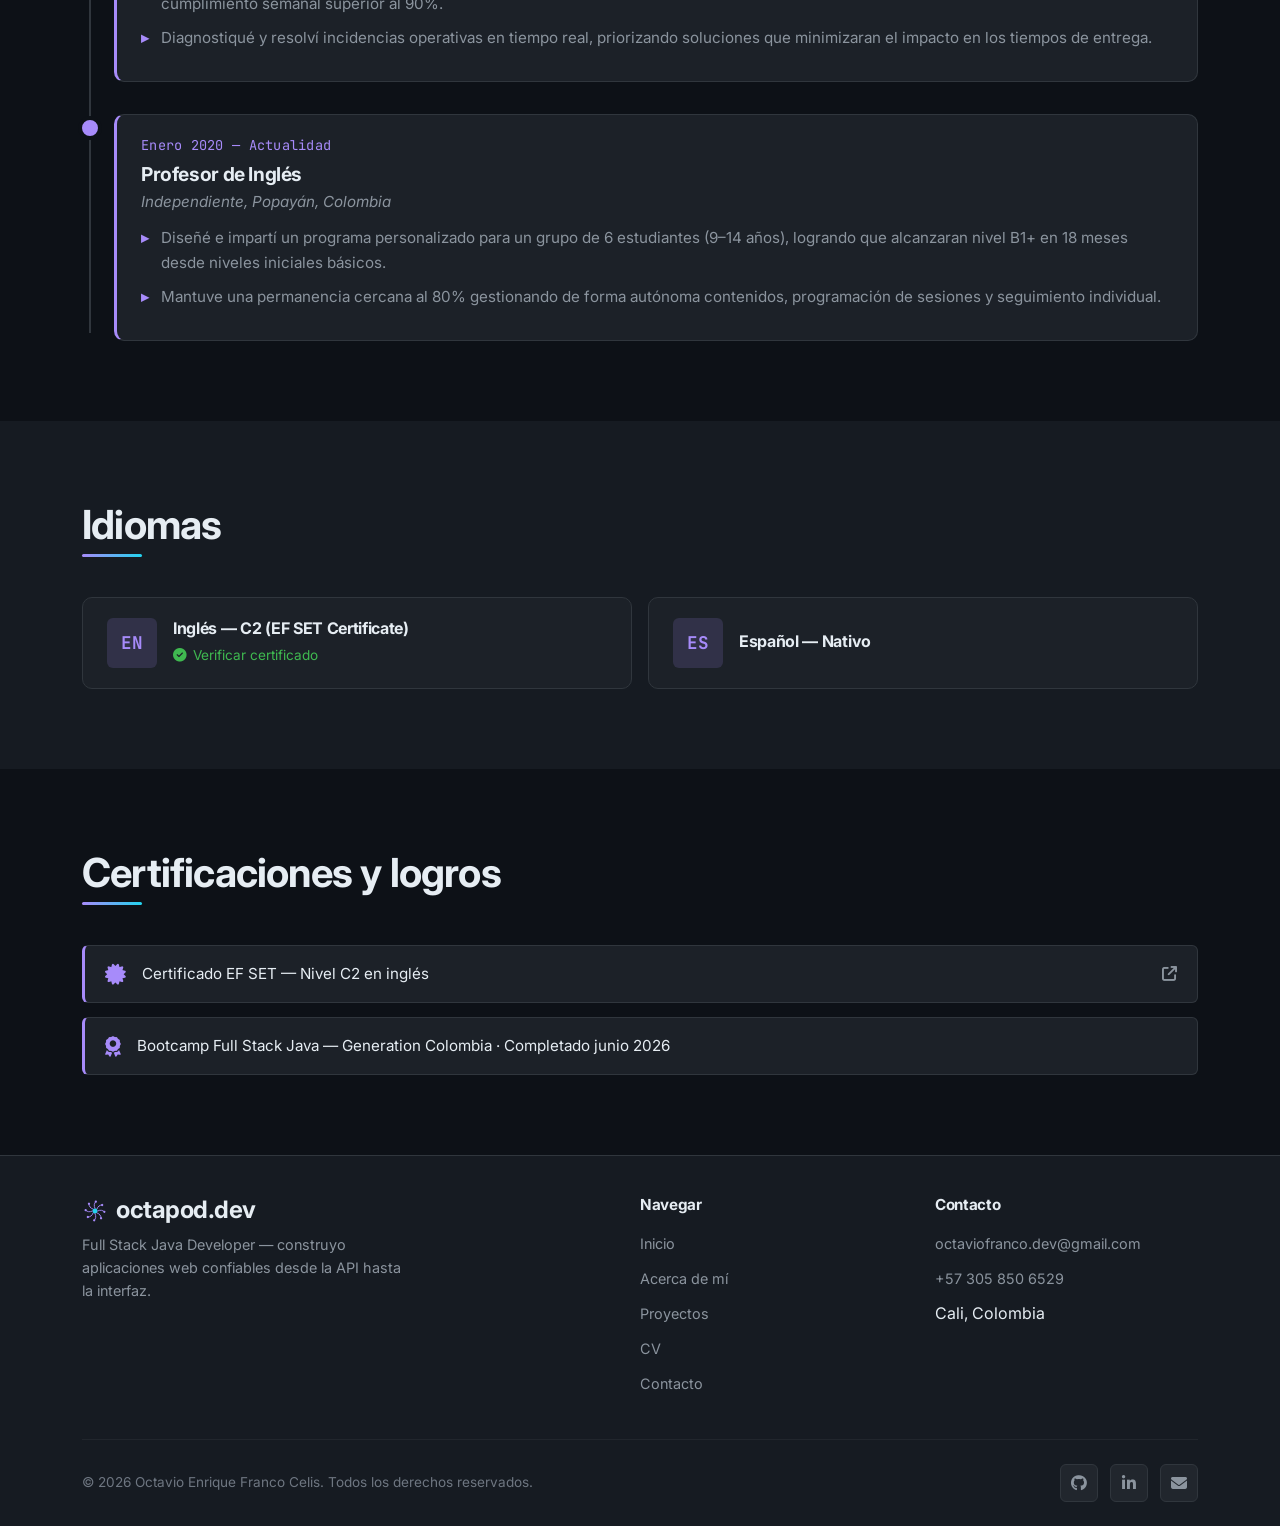
<file: cv.html>
<!DOCTYPE html>
<html lang="es">
<head>
  <meta charset="UTF-8" />
  <meta name="viewport" content="width=device-width, initial-scale=1.0" />
  <meta name="description" content="Hoja de vida de Octavio Franco — Full Stack Java Developer." />
  <title>CV · Octavio Franco</title>

  <!-- Open Graph -->
  <meta property="og:type" content="website" />
  <meta property="og:url" content="https://0ctapod.github.io/cv.html" />
  <meta property="og:title" content="CV · Octavio Franco — Full Stack Java Developer" />
  <meta property="og:description" content="Resumen profesional, formación, experiencia y habilidades de Octavio Franco." />
  <meta property="og:image" content="https://0ctapod.github.io/assets/img/profile/avatar.png" />
  <meta name="twitter:card" content="summary_large_image" />

  <link rel="preconnect" href="https://fonts.googleapis.com" />
  <link rel="preconnect" href="https://fonts.gstatic.com" crossorigin />
  <link href="https://fonts.googleapis.com/css2?family=Inter:wght@400;500;600;700;800&family=JetBrains+Mono:wght@400;600&display=swap" rel="stylesheet" />

  <link href="https://cdn.jsdelivr.net/npm/bootstrap@5.3.3/dist/css/bootstrap.min.css" rel="stylesheet" />
  <link rel="stylesheet" href="https://cdnjs.cloudflare.com/ajax/libs/font-awesome/6.5.0/css/all.min.css" />

  <!-- Favicon -->
  <link rel="icon" type="image/svg+xml" href="assets/img/favicon.svg" />

  <link rel="stylesheet" href="assets/css/global.css" />
  <link rel="stylesheet" href="assets/css/cv.css" />
</head>
<body data-page="cv">

  <div id="navbar-container"></div>

  <main>
    <!-- Page header -->
    <section class="page-header">
      <div class="container">
        <div class="cv-header-row">
          <div>
            <h1 class="section-title" data-i18n="cv.title">Hoja de Vida</h1>
            <p class="section-subtitle" data-i18n="cv.subtitle">Resumen profesional, formación, experiencia y habilidades.</p>
          </div>
          <a href="assets/docs/cv-octavio-franco.pdf" class="btn-primary-custom" download>
            <i class="fa-solid fa-download" aria-hidden="true"></i>
            <span data-i18n="cv.download">Descargar CV (PDF)</span>
          </a>
        </div>
      </div>
    </section>

    <!-- Profile -->
    <section class="section cv-profile">
      <div class="container">
        <div class="cv-block reveal">
          <h2 class="block-title" data-i18n="cv.profile.title">Perfil profesional</h2>
          <p data-i18n="cv.profile.desc">Desarrollador Full Stack Java Junior con formación en Ingeniería Civil, inglés C2 y experiencia profesional gestionando proyectos, equipos y procesos técnicos...</p>
        </div>
      </div>
    </section>

    <!-- Education -->
    <section class="section cv-education">
      <div class="container">
        <h2 class="section-title reveal" data-i18n="cv.education.title">Educación</h2>
        <div class="timeline reveal">
          <div class="timeline-item">
            <div class="timeline-dot"></div>
            <div class="timeline-content">
              <div class="timeline-date" data-i18n="cv.education.bootcamp.date">Febrero 2026 — Junio 2026</div>
              <h3 data-i18n="cv.education.bootcamp.title">Bootcamp en Desarrollo Full Stack Java</h3>
              <p class="timeline-place" data-i18n="cv.education.bootcamp.place">Generation Colombia</p>
            </div>
          </div>
          <div class="timeline-item">
            <div class="timeline-dot"></div>
            <div class="timeline-content">
              <div class="timeline-date" data-i18n="cv.education.civil.date">Febrero 2019 — Julio 2026 · Egresado (Grado sept. 2026)</div>
              <h3 data-i18n="cv.education.civil.title">Ingeniería Civil</h3>
              <p class="timeline-place" data-i18n="cv.education.civil.place">Universidad del Cauca, Popayán, Colombia</p>
            </div>
          </div>
        </div>
      </div>
    </section>

    <!-- Experience -->
    <section class="section cv-experience">
      <div class="container">
        <h2 class="section-title reveal" data-i18n="cv.experience.title">Experiencia laboral</h2>
        <div class="timeline reveal">

          <div class="timeline-item">
            <div class="timeline-dot accent"></div>
            <div class="timeline-content">
              <div class="timeline-date" data-i18n="cv.experience.funsersoc.date">Mayo 2024 — Septiembre 2024</div>
              <h3 data-i18n="cv.experience.funsersoc.role">Supervisor de obra</h3>
              <p class="timeline-place" data-i18n="cv.experience.funsersoc.company">FUNSERSOC, Jamundí, Colombia</p>
              <ul class="achievement-list">
                <li data-i18n="cv.experience.funsersoc.b1">Coordiné un equipo multidisciplinario en campo, gestionando cronogramas, asignación de recursos y seguimiento de entregables, con cumplimiento semanal superior al 90%.</li>
                <li data-i18n="cv.experience.funsersoc.b2">Diagnostiqué y resolví incidencias operativas en tiempo real, priorizando soluciones que minimizaran el impacto en los tiempos de entrega.</li>
              </ul>
            </div>
          </div>

          <div class="timeline-item">
            <div class="timeline-dot accent"></div>
            <div class="timeline-content">
              <div class="timeline-date" data-i18n="cv.experience.teacher.date">Enero 2020 — Actualidad</div>
              <h3 data-i18n="cv.experience.teacher.role">Profesor de Inglés</h3>
              <p class="timeline-place" data-i18n="cv.experience.teacher.company">Independiente, Popayán, Colombia</p>
              <ul class="achievement-list">
                <li data-i18n="cv.experience.teacher.b1">Diseñé e impartí un programa personalizado para un grupo de 6 estudiantes (9–14 años), logrando que alcanzaran nivel B1+ en 18 meses desde niveles iniciales básicos.</li>
                <li data-i18n="cv.experience.teacher.b3">Mantuve una permanencia cercana al 80% gestionando de forma autónoma contenidos, programación de sesiones y seguimiento individual.</li>
              </ul>
            </div>
          </div>

        </div>
      </div>
    </section>

    <!-- Languages -->
    <section class="section cv-languages">
      <div class="container">
        <h2 class="section-title reveal" data-i18n="cv.languages.title">Idiomas</h2>
        <div class="lang-grid reveal">
          <div class="lang-card">
            <div class="lang-flag">EN</div>
            <div class="lang-info">
              <h4 data-i18n="cv.languages.en">Inglés — C2 (EF SET Certificate)</h4>
              <a href="https://cert.efset.org/EGze3u" target="_blank" rel="noopener" class="lang-verify">
                <i class="fa-solid fa-circle-check" aria-hidden="true"></i>
                <span data-i18n="cv.languages.verify">Verificar certificado</span>
              </a>
            </div>
          </div>
          <div class="lang-card">
            <div class="lang-flag">ES</div>
            <div class="lang-info">
              <h4 data-i18n="cv.languages.es">Español — Nativo</h4>
            </div>
          </div>
        </div>
      </div>
    </section>

    <!-- Certifications -->
    <section class="section cv-cert">
      <div class="container">
        <h2 class="section-title reveal" data-i18n="cv.cert.title">Certificaciones y logros</h2>
        <div class="cert-list reveal">
          <div class="cert-item">
            <i class="fa-solid fa-certificate" aria-hidden="true"></i>
            <span data-i18n="cv.cert.efset">Certificado EF SET — Nivel C2 en inglés</span>
            <a href="https://cert.efset.org/EGze3u" target="_blank" rel="noopener" class="cert-link" aria-label="Verificar certificado EF SET">
              <i class="fa-solid fa-arrow-up-right-from-square" aria-hidden="true"></i>
            </a>
          </div>
          <div class="cert-item">
            <i class="fa-solid fa-award" aria-hidden="true"></i>
            <span data-i18n="cv.cert.generation">Bootcamp Full Stack Java — Generation Colombia · Completado junio 2026</span>
          </div>
        </div>
      </div>
    </section>
  </main>

  <div id="footer-container"></div>

  <script src="https://cdn.jsdelivr.net/npm/bootstrap@5.3.3/dist/js/bootstrap.bundle.min.js"></script>
  <script src="assets/js/translations.js"></script>
  <script src="assets/js/main.js"></script>
</body>
</html>
</file>
<file: assets/css/global.css>
/* ============================================================
   GLOBAL.CSS — Design System & Shared Components
   Octavio Franco · Full Stack Java Developer Portfolio
   Style: Dark Tech Professional (GitHub-inspired)
   ============================================================ */

/* ---------- Design Tokens ---------- */
:root {
  /* Surface colors */
  --bg-primary: #0d1117;
  --bg-surface: #161b22;
  --bg-card: #1c2128;
  --bg-elevated: #21262d;

  /* Borders & dividers */
  --border: #30363d;
  --border-muted: #21262d;

  /* Accent colors — Violet + Cyan */
  --accent: #a78bfa;
  --accent-hover: #c4b5fd;
  --accent-soft: rgba(167, 139, 250, 0.15);
  --accent-cyan: #22d3ee;
  --accent-cyan-soft: rgba(34, 211, 238, 0.15);
  --accent-green: #3fb950;
  --accent-orange: #f0883e;

  /* Text */
  --text-primary: #e6edf3;
  --text-secondary: #8b949e;
  --text-muted: #6e7681;

  /* Effects */
  --shadow-sm: 0 1px 3px rgba(0, 0, 0, 0.4);
  --shadow-md: 0 4px 12px rgba(0, 0, 0, 0.5);
  --shadow-lg: 0 10px 30px rgba(0, 0, 0, 0.6);
  --glow-accent: 0 0 20px rgba(167, 139, 250, 0.3);
  --glow-cyan:   0 0 20px rgba(34, 211, 238, 0.25);

  /* Spacing & layout */
  --radius-sm: 6px;
  --radius-md: 10px;
  --radius-lg: 16px;
  --navbar-h: 64px;

  /* Typography */
  --font-sans: 'Inter', -apple-system, BlinkMacSystemFont, 'Segoe UI', sans-serif;
  --font-mono: 'JetBrains Mono', 'Fira Code', Consolas, monospace;
}

/* ---------- Reset & Base ---------- */
* {
  margin: 0;
  padding: 0;
  box-sizing: border-box;
}

html {
  scroll-behavior: smooth;
  scroll-padding-top: var(--navbar-h);
}

body {
  font-family: var(--font-sans);
  background-color: var(--bg-primary);
  color: var(--text-primary);
  line-height: 1.6;
  min-height: 100vh;
  display: flex;
  flex-direction: column;
  overflow-x: hidden;
}

main {
  flex: 1;
  padding-top: var(--navbar-h);
}

a {
  color: var(--accent);
  text-decoration: none;
  transition: color 0.2s ease;
}

a:hover {
  color: var(--accent-hover);
}

h1, h2, h3, h4, h5, h6 {
  color: var(--text-primary);
  font-weight: 700;
  line-height: 1.2;
  letter-spacing: -0.02em;
}

h1 { font-size: clamp(2rem, 5vw, 3.5rem); }
h2 { font-size: clamp(1.75rem, 4vw, 2.5rem); }
h3 { font-size: clamp(1.25rem, 3vw, 1.75rem); }

p {
  color: var(--text-secondary);
  font-size: 1rem;
}

/* ---------- Reusable Layout ---------- */
.section {
  padding: 5rem 0;
}

.section-title {
  margin-bottom: 1rem;
  position: relative;
  display: inline-block;
}

.section-title::after {
  content: '';
  position: absolute;
  bottom: -8px;
  left: 0;
  width: 60px;
  height: 3px;
  background: linear-gradient(90deg, var(--accent), var(--accent-cyan));
  border-radius: 2px;
}

.section-subtitle {
  color: var(--text-secondary);
  margin-bottom: 3rem;
  max-width: 600px;
}

/* ---------- Page header (inner pages) ---------- */
.page-header {
  padding: 4rem 0 2rem;
  border-bottom: 1px solid var(--border-muted);
  background: linear-gradient(180deg, var(--bg-surface) 0%, var(--bg-primary) 100%);
}

/* ---------- Block title (accent-bar variant) ---------- */
.block-title {
  font-size: 1.5rem;
  color: var(--text-primary);
  margin-bottom: 1.25rem;
  position: relative;
  padding-left: 1rem;
}

.block-title::before {
  content: '';
  position: absolute;
  left: 0;
  top: 6px;
  bottom: 6px;
  width: 4px;
  background: linear-gradient(180deg, var(--accent), var(--accent-cyan));
  border-radius: 2px;
}

/* ---------- Buttons ---------- */
.btn-primary-custom {
  background: var(--accent);
  color: var(--bg-primary);
  border: 1px solid var(--accent);
  padding: 0.7rem 1.5rem;
  border-radius: var(--radius-sm);
  font-weight: 600;
  transition: all 0.2s ease;
  display: inline-flex;
  align-items: center;
  gap: 0.5rem;
}

.btn-primary-custom:hover {
  background: var(--accent-hover);
  border-color: var(--accent-hover);
  color: var(--bg-primary);
  transform: translateY(-2px);
  box-shadow: var(--glow-accent);
}

.btn-outline-custom {
  background: transparent;
  color: var(--text-primary);
  border: 1px solid var(--border);
  padding: 0.7rem 1.5rem;
  border-radius: var(--radius-sm);
  font-weight: 600;
  transition: all 0.2s ease;
  display: inline-flex;
  align-items: center;
  gap: 0.5rem;
}

.btn-outline-custom:hover {
  border-color: var(--accent);
  color: var(--accent);
  background: var(--accent-soft);
  transform: translateY(-2px);
}

/* ---------- Cards ---------- */
.card-custom {
  background: var(--bg-card);
  border: 1px solid var(--border);
  border-radius: var(--radius-md);
  padding: 1.75rem;
  transition: all 0.25s ease;
  height: 100%;
}

.card-custom:hover {
  border-color: var(--accent);
  transform: translateY(-4px);
  box-shadow: var(--shadow-md), var(--glow-accent);
}

/* ---------- Tech chips ---------- */
.tech-chip {
  display: inline-flex;
  align-items: center;
  gap: 0.4rem;
  background: var(--bg-elevated);
  color: var(--text-primary);
  border: 1px solid var(--border);
  padding: 0.35rem 0.85rem;
  border-radius: 100px;
  font-size: 0.85rem;
  font-weight: 500;
  margin: 0.25rem;
  transition: all 0.2s ease;
}

.tech-chip:hover {
  border-color: var(--accent);
  color: var(--accent);
}

.tech-chip i {
  font-size: 0.9rem;
}

.tech-chip--backend {
  border-color: rgba(167, 139, 250, 0.4);
  color: var(--accent);
}

.tech-chip--backend:hover {
  border-color: var(--accent);
  color: var(--accent-hover);
}

/* ---------- NAVBAR ---------- */
.navbar-custom {
  position: fixed;
  top: 0;
  left: 0;
  right: 0;
  height: var(--navbar-h);
  background: rgba(13, 17, 23, 0.85);
  backdrop-filter: blur(12px);
  -webkit-backdrop-filter: blur(12px);
  border-bottom: 1px solid var(--border);
  z-index: 1000;
  transition: all 0.3s ease;
}

.navbar-custom .container {
  height: 100%;
  display: flex;
  align-items: center;
  justify-content: space-between;
}

.navbar-brand-custom {
  display: flex;
  align-items: center;
  gap: 0.6rem;
  color: var(--text-primary);
  font-weight: 700;
  font-size: 1.1rem;
  text-decoration: none;
}

.navbar-brand-custom:hover {
  color: var(--accent);
}

.brand-mark {
  width: 30px;
  height: 30px;
  transition: transform 0.4s ease;
}

.navbar-brand-custom:hover .brand-mark {
  transform: rotate(45deg);
}

/* Entrance: tentacles draw in radially, nodes then core appear */
@keyframes octoDraw { from { stroke-dashoffset: 26; } to { stroke-dashoffset: 0; } }
@keyframes octoFade { from { opacity: 0; } to { opacity: 1; } }
@keyframes octoPop  { from { opacity: 0; transform: scale(0); } to { opacity: 1; transform: scale(1); } }

.brand-mark .octo-t { stroke-dasharray: 26; animation: octoDraw 0.5s ease both; }
.brand-mark g:nth-of-type(1) .octo-t { animation-delay: 0s; }
.brand-mark g:nth-of-type(2) .octo-t { animation-delay: 0.05s; }
.brand-mark g:nth-of-type(3) .octo-t { animation-delay: 0.1s; }
.brand-mark g:nth-of-type(4) .octo-t { animation-delay: 0.15s; }
.brand-mark g:nth-of-type(5) .octo-t { animation-delay: 0.2s; }
.brand-mark g:nth-of-type(6) .octo-t { animation-delay: 0.25s; }
.brand-mark g:nth-of-type(7) .octo-t { animation-delay: 0.3s; }
.brand-mark g:nth-of-type(8) .octo-t { animation-delay: 0.35s; }
.brand-mark .octo-n { animation: octoFade 0.3s ease 0.45s both; }
.brand-mark .octo-core { transform-box: fill-box; transform-origin: center; animation: octoPop 0.4s ease 0.6s both; }

@media (prefers-reduced-motion: reduce) {
  .brand-mark .octo-t,
  .brand-mark .octo-n,
  .brand-mark .octo-core { animation: none; }
}

.navbar-brand-custom .brand-bracket {
  color: var(--accent);
}

.navbar-nav-custom {
  display: flex;
  align-items: center;
  gap: 0.5rem;
  list-style: none;
  margin: 0;
  padding: 0;
}

.navbar-nav-custom li a {
  display: block;
  padding: 0.5rem 1rem;
  color: var(--text-secondary);
  font-weight: 500;
  font-size: 0.95rem;
  border-radius: var(--radius-sm);
  transition: all 0.2s ease;
}

.navbar-nav-custom li a:hover {
  color: var(--text-primary);
  background: var(--bg-elevated);
}

.navbar-nav-custom li a.active {
  color: var(--accent);
  background: var(--accent-soft);
}

.lang-toggle {
  display: inline-flex;
  align-items: center;
  gap: 0.4rem;
  padding: 0.4rem 0.85rem;
  background: var(--bg-elevated);
  border: 1px solid var(--border);
  border-radius: var(--radius-sm);
  color: var(--text-primary);
  font-weight: 600;
  font-size: 0.85rem;
  cursor: pointer;
  transition: all 0.2s ease;
}

.lang-toggle:hover {
  border-color: var(--accent);
  color: var(--accent);
}

.lang-toggle i {
  font-size: 0.9rem;
}

/* Mobile menu button */
.menu-toggle {
  display: none;
  background: transparent;
  border: 1px solid var(--border);
  color: var(--text-primary);
  width: 40px;
  height: 40px;
  border-radius: var(--radius-sm);
  cursor: pointer;
  align-items: center;
  justify-content: center;
}

.menu-toggle:hover {
  border-color: var(--accent);
  color: var(--accent);
}

/* ---------- FOOTER ---------- */
.footer-custom {
  background: var(--bg-surface);
  border-top: 1px solid var(--border);
  padding: 2.5rem 0 1.5rem;
  margin-top: auto;
}

.footer-grid {
  display: grid;
  grid-template-columns: 2fr 1fr 1fr;
  gap: 2rem;
  margin-bottom: 2rem;
}

.footer-brand h4 {
  margin-bottom: 0.5rem;
  color: var(--text-primary);
}

.footer-brand-title {
  display: flex;
  align-items: center;
  gap: 0.5rem;
}

.footer-brand-mark {
  width: 26px;
  height: 26px;
}

.footer-brand p {
  color: var(--text-secondary);
  font-size: 0.9rem;
  max-width: 320px;
}

.footer-col h5 {
  color: var(--text-primary);
  font-size: 0.95rem;
  margin-bottom: 1rem;
}

.footer-col ul {
  list-style: none;
  padding: 0;
  margin: 0;
}

.footer-col ul li {
  margin-bottom: 0.6rem;
}

.footer-col ul li a {
  color: var(--text-secondary);
  font-size: 0.9rem;
  transition: color 0.2s ease;
}

.footer-col ul li a:hover {
  color: var(--accent);
}

.footer-bottom {
  border-top: 1px solid var(--border-muted);
  padding-top: 1.5rem;
  display: flex;
  justify-content: space-between;
  align-items: center;
  flex-wrap: wrap;
  gap: 1rem;
}

.footer-bottom p {
  color: var(--text-muted);
  font-size: 0.85rem;
  margin: 0;
}

.social-icons {
  display: flex;
  gap: 0.75rem;
}

.social-icons a {
  display: inline-flex;
  align-items: center;
  justify-content: center;
  width: 38px;
  height: 38px;
  background: var(--bg-elevated);
  border: 1px solid var(--border);
  border-radius: var(--radius-sm);
  color: var(--text-secondary);
  transition: all 0.2s ease;
}

.social-icons a:hover {
  background: var(--accent-soft);
  border-color: var(--accent);
  color: var(--accent);
  transform: translateY(-2px);
}

/* ---------- Animations ---------- */
@keyframes fadeInUp {
  from {
    opacity: 0;
    transform: translateY(20px);
  }
  to {
    opacity: 1;
    transform: translateY(0);
  }
}

.fade-in {
  animation: fadeInUp 0.6s ease-out forwards;
}

.fade-in-delay-1 { animation-delay: 0.1s; opacity: 0; }
.fade-in-delay-2 { animation-delay: 0.2s; opacity: 0; }
.fade-in-delay-3 { animation-delay: 0.3s; opacity: 0; }

/* Scroll reveal */
.reveal {
  opacity: 0;
  transform: translateY(30px);
  transition: opacity 0.7s ease, transform 0.7s ease;
}

.reveal.visible {
  opacity: 1;
  transform: translateY(0);
}

/* ---------- Responsive ---------- */
@media (max-width: 992px) {
  .footer-grid {
    grid-template-columns: 1fr 1fr;
  }
  .footer-brand {
    grid-column: span 2;
  }
}

@media (max-width: 768px) {
  .menu-toggle {
    display: inline-flex;
  }

  .navbar-nav-custom {
    position: fixed;
    top: var(--navbar-h);
    left: 0;
    right: 0;
    flex-direction: column;
    align-items: stretch;
    gap: 0;
    background: var(--bg-surface);
    border-bottom: 1px solid var(--border);
    padding: 1rem;
    transform: translateY(-150%);
    transition: transform 0.3s ease;
  }

  .navbar-nav-custom.open {
    transform: translateY(0);
  }

  .navbar-nav-custom li {
    width: 100%;
  }

  .navbar-nav-custom li a {
    width: 100%;
    padding: 0.85rem 1rem;
  }

  .lang-toggle {
    margin-top: 0.5rem;
    align-self: flex-start;
  }

  .section {
    padding: 3rem 0;
  }

  .footer-grid {
    grid-template-columns: 1fr;
  }
  .footer-brand {
    grid-column: span 1;
  }
  .footer-bottom {
    flex-direction: column;
    text-align: center;
  }
}
</file>
<file: assets/css/home.css>
/* ============================================================
   HOME.CSS — Landing page specific styles
   ============================================================ */

/* ---------- HERO ---------- */
.hero {
  position: relative;
  min-height: calc(100vh - var(--navbar-h));
  display: flex;
  align-items: center;
  overflow: hidden;
  padding: 4rem 0;
}

/* Background image layer — place generated image at assets/img/hero-bg.png */
.hero-bg-img {
  position: absolute;
  inset: 0;
  background-image: url('../img/hero-bg.png');
  background-size: cover;
  background-position: center;
  opacity: 0.18;
  pointer-events: none;
  /* Fallback: if image not present, this layer is invisible — grid shows instead */
}

.hero-bg-grid {
  position: absolute;
  inset: 0;
  background-image:
    linear-gradient(rgba(167, 139, 250, 0.05) 1px, transparent 1px),
    linear-gradient(90deg, rgba(167, 139, 250, 0.05) 1px, transparent 1px);
  background-size: 60px 60px;
  mask-image: radial-gradient(circle at center, black 30%, transparent 75%);
  -webkit-mask-image: radial-gradient(circle at center, black 30%, transparent 75%);
  pointer-events: none;
}

.hero-bg-glow {
  position: absolute;
  top: 30%;
  left: 50%;
  transform: translate(-50%, -50%);
  width: 700px;
  height: 700px;
  background: radial-gradient(
    ellipse at center,
    rgba(167, 139, 250, 0.18) 0%,
    rgba(34, 211, 238, 0.07) 45%,
    transparent 70%
  );
  pointer-events: none;
  filter: blur(50px);
}

.hero-bg-mark {
  position: absolute;
  top: 50%;
  left: 50%;
  transform: translate(-50%, -50%);
  width: 540px;
  height: 540px;
  background: url('../img/octapod-mark.svg') center / contain no-repeat;
  opacity: 0.045;
  pointer-events: none;
  z-index: 0;
}

.hero-grid {
  position: relative;
  z-index: 2;
  display: grid;
  grid-template-columns: 1.3fr 1fr;
  gap: 3rem;
  align-items: center;
  width: 100%;
}

.hero-card-col {
  display: flex;
  justify-content: center;
}

/* ---------- Profile card ---------- */
.hero-profile-card {
  background: var(--bg-card);
  border: 1px solid var(--accent);
  border-radius: 20px;
  padding: 2.5rem 2rem;
  text-align: center;
  width: 100%;
  max-width: 360px;
  box-shadow: var(--glow-accent);
}

.hero-avatar-wrap {
  width: 160px;
  height: 160px;
  border-radius: 50%;
  border: 4px solid var(--accent);
  overflow: hidden;
  margin: 0 auto 1.5rem;
  box-shadow: 0 0 36px rgba(167, 139, 250, 0.4);
}

.hero-avatar {
  width: 100%;
  height: 100%;
  object-fit: cover;
  display: block;
}

.hero-card-name {
  color: var(--text-primary);
  font-size: 1.4rem;
  font-weight: 600;
  margin-bottom: 0.25rem;
}

.hero-card-role {
  color: var(--accent);
  font-family: var(--font-mono);
  font-size: 0.82rem;
  letter-spacing: 0.03em;
  margin-bottom: 1rem;
}

.hero-available-badge {
  display: inline-flex;
  align-items: center;
  gap: 6px;
  background: rgba(63, 185, 80, 0.12);
  border: 1px solid rgba(63, 185, 80, 0.35);
  border-radius: 20px;
  padding: 0.3rem 0.8rem;
  margin-bottom: 1.25rem;
  font-size: 0.72rem;
  font-weight: 600;
  color: var(--accent-green);
}

.available-dot {
  width: 7px;
  height: 7px;
  background: var(--accent-green);
  border-radius: 50%;
  flex-shrink: 0;
  animation: pulse-dot 2s ease-in-out infinite;
}

@keyframes pulse-dot {
  0%, 100% { opacity: 1; transform: scale(1); }
  50%       { opacity: 0.5; transform: scale(0.75); }
}

.hero-card-info {
  border-top: 1px solid var(--border);
  padding-top: 1rem;
  display: flex;
  flex-direction: column;
  gap: 0.55rem;
  text-align: left;
}

.hero-card-info-row {
  display: flex;
  align-items: center;
  gap: 8px;
  color: var(--text-secondary);
  font-size: 0.8rem;
}

.hero-card-info-row i {
  color: var(--accent);
  font-size: 0.85rem;
  flex-shrink: 0;
  width: 14px;
}

.hero-greeting {
  font-family: var(--font-mono);
  color: var(--accent);
  font-size: 1rem;
  margin-bottom: 1rem;
  letter-spacing: 0.05em;
}

.hero-name {
  font-size: clamp(2.5rem, 7vw, 4.5rem);
  font-weight: 800;
  margin-bottom: 0.75rem;
  letter-spacing: -0.03em;
}

.hero-name .accent {
  background: linear-gradient(135deg, var(--accent) 0%, var(--accent-cyan) 100%);
  -webkit-background-clip: text;
  -webkit-text-fill-color: transparent;
  background-clip: text;
}

.hero-role {
  font-size: clamp(1.25rem, 3vw, 1.75rem);
  color: var(--text-primary);
  font-weight: 500;
  margin-bottom: 1.5rem;
}

.hero-tagline {
  font-size: 1.1rem;
  color: var(--text-secondary);
  max-width: 640px;
  margin-bottom: 2.5rem;
  line-height: 1.7;
}

.hero-cta {
  display: flex;
  gap: 1rem;
  flex-wrap: wrap;
  margin-bottom: 2.5rem;
}

.hero-social {
  display: flex;
  gap: 1rem;
}

.hero-social a {
  display: inline-flex;
  align-items: center;
  justify-content: center;
  width: 44px;
  height: 44px;
  background: var(--bg-card);
  border: 1px solid var(--border);
  border-radius: var(--radius-sm);
  color: var(--text-secondary);
  font-size: 1.1rem;
  transition: all 0.2s ease;
}

.hero-social a:hover {
  color: var(--accent);
  border-color: var(--accent);
  transform: translateY(-3px);
  box-shadow: var(--glow-accent);
}

/* ---------- STACK ---------- */
.stack-section {
  background: var(--bg-surface);
  border-top: 1px solid var(--border-muted);
  border-bottom: 1px solid var(--border-muted);
}

.stack-grid {
  display: flex;
  flex-wrap: wrap;
  gap: 0.5rem;
  margin-top: 2rem;
}

.stack-grid .tech-chip {
  font-size: 0.95rem;
  padding: 0.5rem 1rem;
}

/* ---------- HIGHLIGHTS ---------- */
.highlights-section { background: var(--bg-primary); }

.highlight-card {
  text-align: left;
  position: relative;
  overflow: hidden;
}

.highlight-icon {
  display: inline-flex;
  align-items: center;
  justify-content: center;
  width: 52px;
  height: 52px;
  border-radius: var(--radius-sm);
  background: var(--accent-soft);
  color: var(--accent);
  font-size: 1.4rem;
  margin-bottom: 1.25rem;
}

.highlight-card h3 {
  font-size: 1.2rem;
  margin-bottom: 0.75rem;
}

.highlight-card p {
  font-size: 0.95rem;
  line-height: 1.6;
}

/* ---------- FEATURED PROJECT ---------- */
.featured-section { background: var(--bg-surface); }

.featured-card {
  display: grid;
  grid-template-columns: 1fr 1.1fr;
  gap: 3rem;
  align-items: center;
  background: var(--bg-card);
  border: 1px solid var(--border);
  border-radius: var(--radius-lg);
  padding: 2.5rem;
  transition: all 0.3s ease;
}

.featured-card:hover {
  border-color: var(--accent);
  box-shadow: var(--shadow-md), var(--glow-accent), var(--glow-cyan);
}

.featured-tag {
  display: inline-block;
  background: var(--accent-soft);
  color: var(--accent);
  font-size: 0.8rem;
  font-weight: 600;
  padding: 0.3rem 0.8rem;
  border-radius: 100px;
  margin-bottom: 1rem;
  text-transform: uppercase;
  letter-spacing: 0.05em;
}

.featured-meta h3 {
  font-size: 2rem;
  margin-bottom: 1rem;
  color: var(--text-primary);
}

.featured-meta p {
  color: var(--text-secondary);
  margin-bottom: 1.5rem;
  line-height: 1.7;
}

.featured-stack {
  display: flex;
  flex-wrap: wrap;
  gap: 0.3rem;
  margin-bottom: 1rem;
}

/* Code window mockup */
.code-window {
  background: #010409;
  border: 1px solid var(--border);
  border-radius: var(--radius-md);
  overflow: hidden;
  font-family: var(--font-mono);
  font-size: 0.85rem;
  box-shadow: var(--shadow-lg);
}

.code-bar {
  display: flex;
  align-items: center;
  gap: 0.5rem;
  background: var(--bg-elevated);
  padding: 0.65rem 1rem;
  border-bottom: 1px solid var(--border);
}

.code-bar .dot {
  width: 12px;
  height: 12px;
  border-radius: 50%;
}
.dot.red { background: #ff5f57; }
.dot.yellow { background: #febc2e; }
.dot.green { background: #28c840; }

.code-filename {
  margin-left: auto;
  color: var(--text-muted);
  font-size: 0.8rem;
}

.code-body {
  margin: 0;
  padding: 1.25rem 1.5rem;
  color: var(--text-primary);
  line-height: 1.7;
  overflow-x: auto;
  white-space: pre;
}

.code-comment { color: #8b949e; font-style: italic; }
.code-keyword { color: #f97583; }
.code-string  { color: #22d3ee; }   /* cyan */
.code-class   { color: #c4b5fd; }   /* violet */

/* ---------- Responsive ---------- */
@media (max-width: 991px) {
  .hero-grid {
    grid-template-columns: 1fr;
    gap: 2rem;
    text-align: center;
  }
  .hero-card-col { order: -1; }
  .hero-profile-card { max-width: 360px; }
  .hero-tagline { margin-left: auto; margin-right: auto; }
  .hero-cta { justify-content: center; }
  .hero-social { justify-content: center; }
}

@media (max-width: 992px) {
  .featured-card {
    grid-template-columns: 1fr;
    gap: 2rem;
    padding: 2rem;
  }
  .code-body { font-size: 0.78rem; }
}

@media (max-width: 576px) {
  .hero {
    min-height: auto;
    padding: 3rem 0 2rem;
  }
  .hero-profile-card {
    max-width: 100%;
    padding: 1.5rem;
  }
  .hero-avatar-wrap {
    width: 130px;
    height: 130px;
  }
  .hero-cta { flex-direction: column; align-items: center; }
  .hero-cta .btn-primary-custom,
  .hero-cta .btn-outline-custom {
    width: 100%;
    justify-content: center;
  }
  .featured-card { padding: 1.5rem; }
  .code-body { font-size: 0.72rem; padding: 1rem; }
}
</file>
<file: assets/css/about.css>
/* ============================================================
   ABOUT.CSS — About Me page specific styles
   ============================================================ */

/* ---------- Profile card ---------- */
.profile-card {
  background: var(--bg-card);
  border: 1px solid var(--border);
  border-radius: var(--radius-lg);
  padding: 2rem 1.5rem;
  text-align: center;
  position: sticky;
  top: calc(var(--navbar-h) + 1.5rem);
}

.profile-img-wrap {
  display: flex;
  justify-content: center;
  margin-bottom: 1.25rem;
}

.profile-img {
  width: 140px;
  height: 140px;
  border-radius: 50%;
  object-fit: cover;
  object-position: center top;
  border: 3px solid var(--accent);
  box-shadow: var(--glow-accent);
  display: block;
}

.profile-card h3 {
  margin-bottom: 0.25rem;
  font-size: 1.4rem;
}

.profile-role {
  color: var(--accent);
  font-family: var(--font-mono);
  font-size: 0.9rem;
  margin-bottom: 1.25rem;
}

.profile-meta {
  list-style: none;
  padding: 0;
  margin: 0 0 1.5rem;
  text-align: left;
}

.profile-meta li {
  display: flex;
  align-items: flex-start;
  gap: 0.6rem;
  color: var(--text-secondary);
  font-size: 0.9rem;
  padding: 0.45rem 0;
  border-bottom: 1px solid var(--border-muted);
}

.profile-meta li:last-child { border-bottom: 0; }

.profile-meta li i {
  color: var(--accent);
  width: 18px;
  flex-shrink: 0;
  text-align: center;
  line-height: 1.6;
}

.profile-social {
  display: flex;
  justify-content: center;
  gap: 0.6rem;
}

.profile-social a {
  display: inline-flex;
  align-items: center;
  justify-content: center;
  width: 38px;
  height: 38px;
  background: var(--bg-elevated);
  border: 1px solid var(--border);
  border-radius: var(--radius-sm);
  color: var(--text-secondary);
  transition: all 0.2s ease;
}

.profile-social a:hover {
  background: var(--accent-soft);
  border-color: var(--accent);
  color: var(--accent);
}

/* ---------- Story ---------- */
.about-story p {
  font-size: 1rem;
  line-height: 1.8;
  margin-bottom: 1rem;
}

/* ---------- Interests ---------- */
.about-interests { background: var(--bg-surface); }

.interests-grid {
  display: grid;
  grid-template-columns: repeat(auto-fit, minmax(280px, 1fr));
  gap: 1rem;
  margin-top: 2rem;
}

.interest-item {
  display: flex;
  align-items: center;
  gap: 1rem;
  background: var(--bg-card);
  border: 1px solid var(--border);
  border-left: 3px solid var(--accent);
  border-radius: var(--radius-sm);
  padding: 1rem 1.25rem;
  color: var(--text-primary);
  font-size: 0.95rem;
  transition: all 0.2s ease;
}

.interest-item:hover {
  transform: translateX(4px);
  border-color: var(--accent);
  border-left-color: var(--accent);
}

.interest-item i {
  color: var(--accent);
  font-size: 1.2rem;
  width: 28px;
  text-align: center;
}

/* ---------- Goals ---------- */
.goals-content p {
  font-size: 1.05rem;
  line-height: 1.8;
  margin-bottom: 1rem;
  max-width: 800px;
}

/* ---------- Style cards ---------- */
.about-style { background: var(--bg-surface); }

.style-card {
  text-align: left;
}

.style-icon {
  display: inline-flex;
  align-items: center;
  justify-content: center;
  width: 50px;
  height: 50px;
  border-radius: var(--radius-sm);
  background: var(--accent-soft);
  color: var(--accent);
  font-size: 1.3rem;
  margin-bottom: 1rem;
}

.style-card h3 {
  font-size: 1.2rem;
  margin-bottom: 0.6rem;
}

.style-card p {
  font-size: 0.95rem;
}

/* ---------- Differentiators ---------- */
.diff-block {
  background: var(--bg-card);
  border: 1px solid var(--border);
  border-radius: var(--radius-lg);
  padding: 2.5rem;
  position: relative;
  overflow: hidden;
}

.diff-block::before {
  content: '';
  position: absolute;
  top: 0;
  right: 0;
  width: 200px;
  height: 200px;
  background: radial-gradient(circle, rgba(167, 139, 250, 0.1) 0%, transparent 70%);
  pointer-events: none;
}

.diff-block p {
  font-size: 1.05rem;
  line-height: 1.8;
  margin-bottom: 1rem;
  position: relative;
}

/* ---------- Responsive ---------- */
@media (max-width: 992px) {
  .profile-card {
    position: relative;
    top: 0;
    max-width: 360px;
    margin: 0 auto;
  }
}

@media (max-width: 576px) {
  .diff-block { padding: 1.75rem; }
}
</file>
<file: assets/css/contact.css>
/* ============================================================
   CONTACT.CSS — Contact page specific styles
   ============================================================ */

.contact-main { background: var(--bg-primary); }

.contact-card {
  background: var(--bg-card);
  border: 1px solid var(--border);
  border-radius: var(--radius-lg);
  padding: 2rem;
  height: 100%;
}

/* ---------- Contact list ---------- */
.contact-list {
  list-style: none;
  padding: 0;
  margin: 0 0 2rem;
}

.contact-list li {
  display: flex;
  align-items: center;
  gap: 1rem;
  padding: 1rem 0;
  border-bottom: 1px solid var(--border-muted);
}

.contact-list li:last-child { border-bottom: 0; }

.contact-ico {
  display: flex;
  align-items: center;
  justify-content: center;
  width: 44px;
  height: 44px;
  border-radius: var(--radius-sm);
  background: var(--accent-soft);
  color: var(--accent);
  font-size: 1.1rem;
  flex-shrink: 0;
}

.contact-label {
  font-family: var(--font-mono);
  font-size: 0.78rem;
  color: var(--text-muted);
  text-transform: uppercase;
  letter-spacing: 0.05em;
  margin-bottom: 0.15rem;
}

.contact-list li a,
.contact-list li span {
  color: var(--text-primary);
  font-size: 0.95rem;
  word-break: break-word;
}

.contact-list li a:hover { color: var(--accent); }

/* ---------- Social buttons ---------- */
.contact-subtitle {
  font-size: 1rem;
  color: var(--accent);
  font-family: var(--font-mono);
  margin-bottom: 1rem;
}

.contact-socials {
  display: flex;
  flex-direction: column;
  gap: 0.6rem;
}

.contact-social {
  display: flex;
  align-items: center;
  gap: 0.85rem;
  padding: 0.85rem 1rem;
  background: var(--bg-elevated);
  border: 1px solid var(--border);
  border-radius: var(--radius-sm);
  color: var(--text-primary);
  text-decoration: none;
  font-weight: 500;
  font-size: 0.95rem;
  transition: all 0.2s ease;
}

.contact-social i {
  font-size: 1.2rem;
  width: 22px;
  text-align: center;
}

.contact-social:hover {
  border-color: var(--accent);
  background: var(--accent-soft);
  color: var(--accent);
  transform: translateX(4px);
}

.contact-social.github:hover    { color: #f0f6fc; border-color: #f0f6fc; }
.contact-social.linkedin:hover  { color: #58a6ff; border-color: #58a6ff; }
.contact-social.efset:hover     { color: #3fb950; border-color: #3fb950; }

/* ---------- Form ---------- */
.contact-form .form-label {
  color: var(--text-primary);
  font-size: 0.9rem;
  font-weight: 500;
  margin-bottom: 0.4rem;
}

.contact-form .form-control {
  background: var(--bg-elevated);
  border: 1px solid var(--border);
  color: var(--text-primary);
  padding: 0.75rem 1rem;
  font-size: 0.95rem;
  border-radius: var(--radius-sm);
  transition: all 0.2s ease;
}

.contact-form .form-control::placeholder {
  color: var(--text-muted);
}

.contact-form .form-control:focus {
  background: var(--bg-elevated);
  border-color: var(--accent);
  color: var(--text-primary);
  box-shadow: 0 0 0 3px var(--accent-soft);
  outline: 0;
}

.contact-form .form-control:invalid.was-validated,
.contact-form .was-validated .form-control:invalid {
  border-color: #f85149;
}

.form-feedback {
  margin-top: 1rem;
  padding: 0.85rem 1rem;
  background: rgba(63, 185, 80, 0.12);
  border: 1px solid rgba(63, 185, 80, 0.35);
  border-radius: var(--radius-sm);
  color: var(--accent-green);
  font-size: 0.9rem;
}

/* ---------- Responsive ---------- */
@media (max-width: 768px) {
  .contact-card { padding: 1.5rem; }
}
</file>
<file: assets/css/cv.css>
/* ============================================================
   CV.CSS — Resume page specific styles
   ============================================================ */

.cv-header-row {
  display: flex;
  justify-content: space-between;
  align-items: flex-start;
  gap: 1.5rem;
  flex-wrap: wrap;
}

/* ---------- Profile block ---------- */
.cv-block {
  background: var(--bg-card);
  border: 1px solid var(--border);
  border-radius: var(--radius-lg);
  padding: 2rem;
}

.cv-block p {
  font-size: 1rem;
  line-height: 1.8;
}

/* ---------- Section backgrounds (alternating) ---------- */
.cv-profile { background: var(--bg-primary); }
.cv-education { background: var(--bg-surface); }
.cv-experience { background: var(--bg-primary); }
.cv-languages { background: var(--bg-surface); }
.cv-cert { background: var(--bg-primary); }

/* ---------- Timeline ---------- */
.timeline {
  position: relative;
  margin-top: 2rem;
  padding-left: 2rem;
}

.timeline::before {
  content: '';
  position: absolute;
  left: 7px;
  top: 8px;
  bottom: 8px;
  width: 2px;
  background: var(--border);
}

.timeline-item {
  position: relative;
  margin-bottom: 2rem;
}

.timeline-item:last-child { margin-bottom: 0; }

.timeline-dot {
  position: absolute;
  left: -2rem;
  top: 6px;
  width: 16px;
  height: 16px;
  border-radius: 50%;
  background: var(--bg-elevated);
  border: 3px solid var(--accent);
  box-shadow: 0 0 0 4px var(--bg-primary);
}

.timeline-dot.accent {
  background: var(--accent);
}

.timeline-content {
  background: var(--bg-card);
  border: 1px solid var(--border);
  border-left: 3px solid var(--accent);
  border-radius: var(--radius-md);
  padding: 1.25rem 1.5rem;
  transition: all 0.2s ease;
}

.timeline-content:hover {
  border-color: var(--accent);
  transform: translateX(4px);
}

.timeline-date {
  font-family: var(--font-mono);
  color: var(--accent);
  font-size: 0.85rem;
  margin-bottom: 0.4rem;
  letter-spacing: 0.02em;
}

.timeline-content h3 {
  font-size: 1.2rem;
  margin-bottom: 0.25rem;
}

.timeline-place {
  color: var(--text-secondary);
  font-size: 0.95rem;
  margin-bottom: 0.75rem;
  font-style: italic;
}

.achievement-list {
  list-style: none;
  padding: 0;
  margin: 0.75rem 0 0;
}

.achievement-list li {
  position: relative;
  padding-left: 1.25rem;
  margin-bottom: 0.65rem;
  color: var(--text-secondary);
  font-size: 0.95rem;
  line-height: 1.6;
}

.achievement-list li::before {
  content: '▸';
  position: absolute;
  left: 0;
  top: 0;
  color: var(--accent);
  font-weight: bold;
}

/* ---------- Languages ---------- */
.lang-grid {
  display: grid;
  grid-template-columns: repeat(auto-fit, minmax(280px, 1fr));
  gap: 1rem;
  margin-top: 2rem;
}

.lang-card {
  display: flex;
  align-items: center;
  gap: 1rem;
  background: var(--bg-card);
  border: 1px solid var(--border);
  border-radius: var(--radius-md);
  padding: 1.25rem 1.5rem;
}

.lang-flag {
  display: flex;
  align-items: center;
  justify-content: center;
  width: 50px;
  height: 50px;
  border-radius: var(--radius-sm);
  background: var(--accent-soft);
  color: var(--accent);
  font-family: var(--font-mono);
  font-weight: 700;
  font-size: 1.1rem;
}

.lang-info h4 {
  font-size: 1rem;
  color: var(--text-primary);
  margin-bottom: 0.25rem;
}

.lang-verify {
  display: inline-flex;
  align-items: center;
  gap: 0.4rem;
  font-size: 0.85rem;
  color: var(--accent-green);
}

.lang-verify:hover { color: var(--accent); }

/* ---------- Certifications ---------- */
.cert-list {
  display: flex;
  flex-direction: column;
  gap: 0.85rem;
  margin-top: 2rem;
}

.cert-item {
  display: flex;
  align-items: center;
  gap: 1rem;
  background: var(--bg-card);
  border: 1px solid var(--border);
  border-left: 3px solid var(--accent);
  border-radius: var(--radius-sm);
  padding: 1rem 1.25rem;
  color: var(--text-primary);
  font-size: 0.95rem;
}

.cert-item > i {
  color: var(--accent);
  font-size: 1.3rem;
}

.cert-item > span {
  flex: 1;
}

.cert-link {
  color: var(--text-secondary);
  transition: color 0.2s ease;
}

.cert-link:hover { color: var(--accent); }

/* ---------- Responsive ---------- */
@media (max-width: 768px) {
  .cv-header-row { flex-direction: column; align-items: stretch; }
  .cv-block { padding: 1.5rem; }
  .timeline-content { padding: 1rem; }
}
</file>
